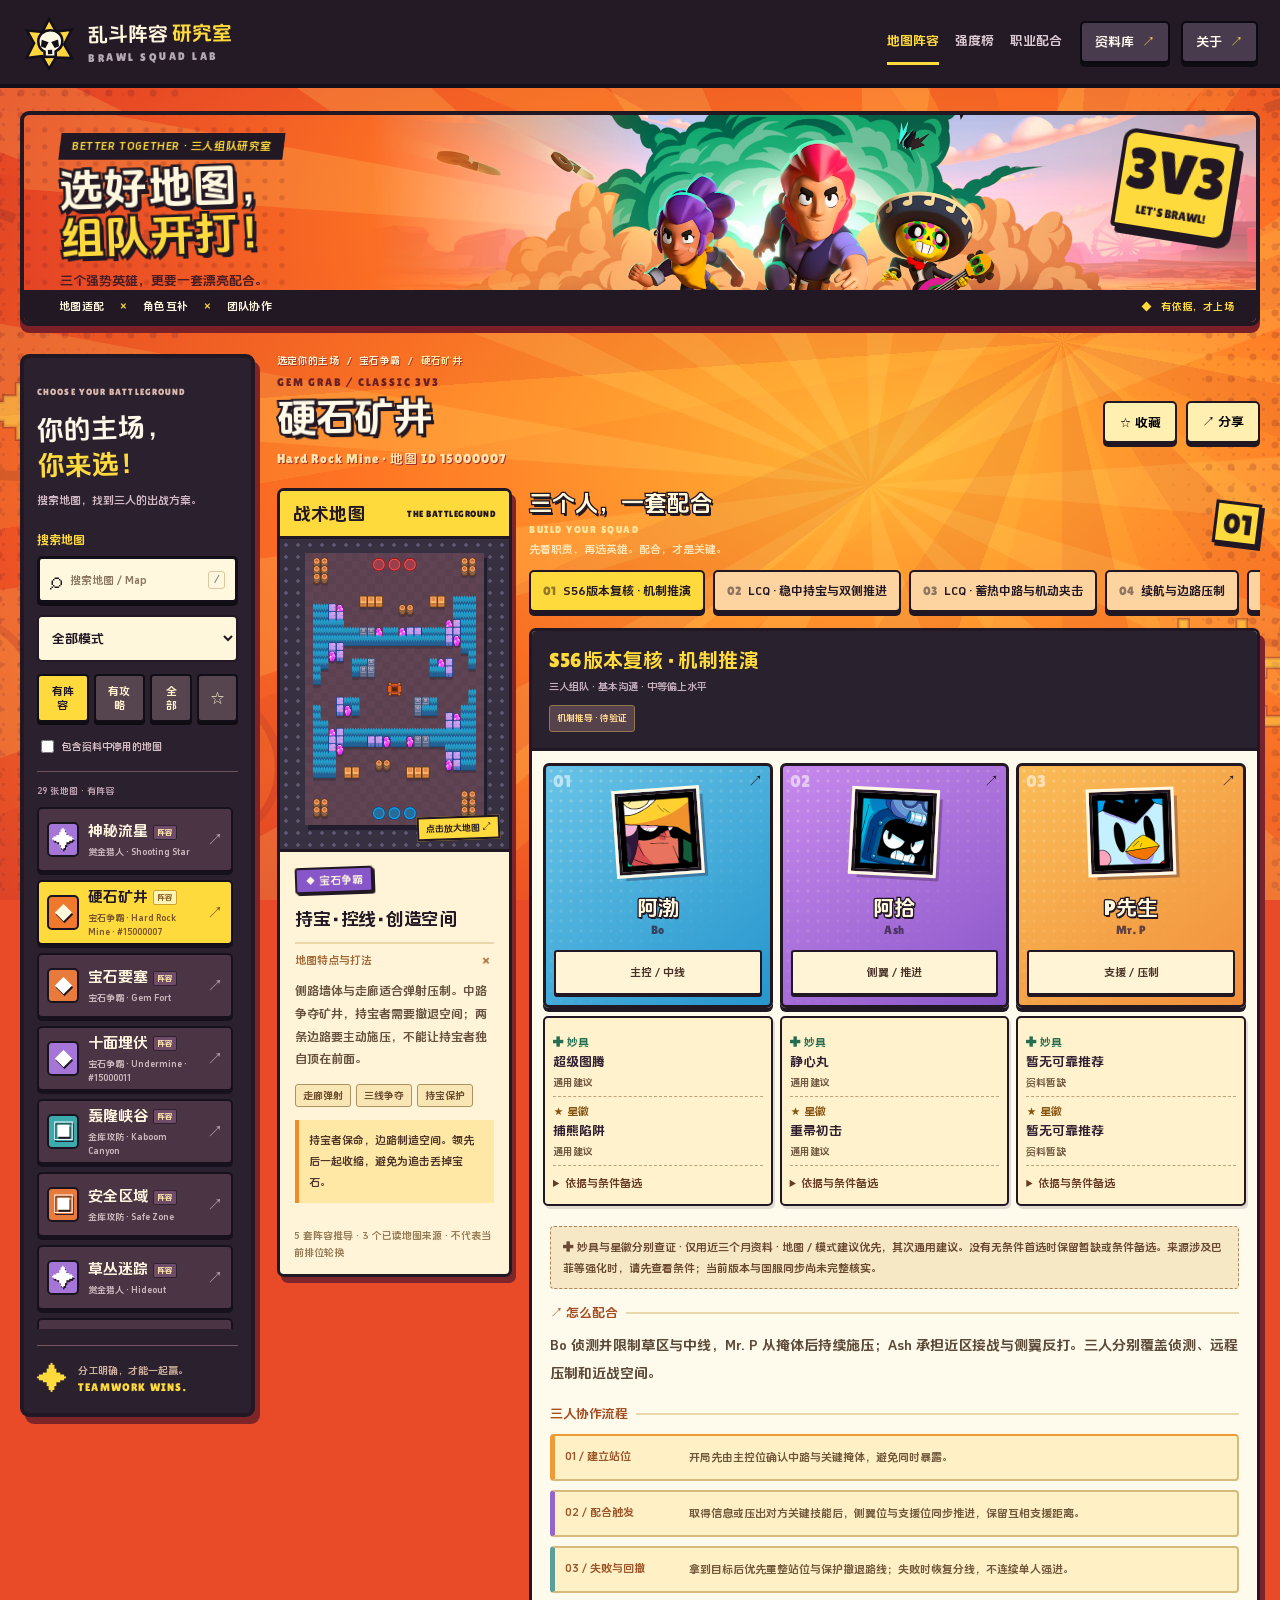
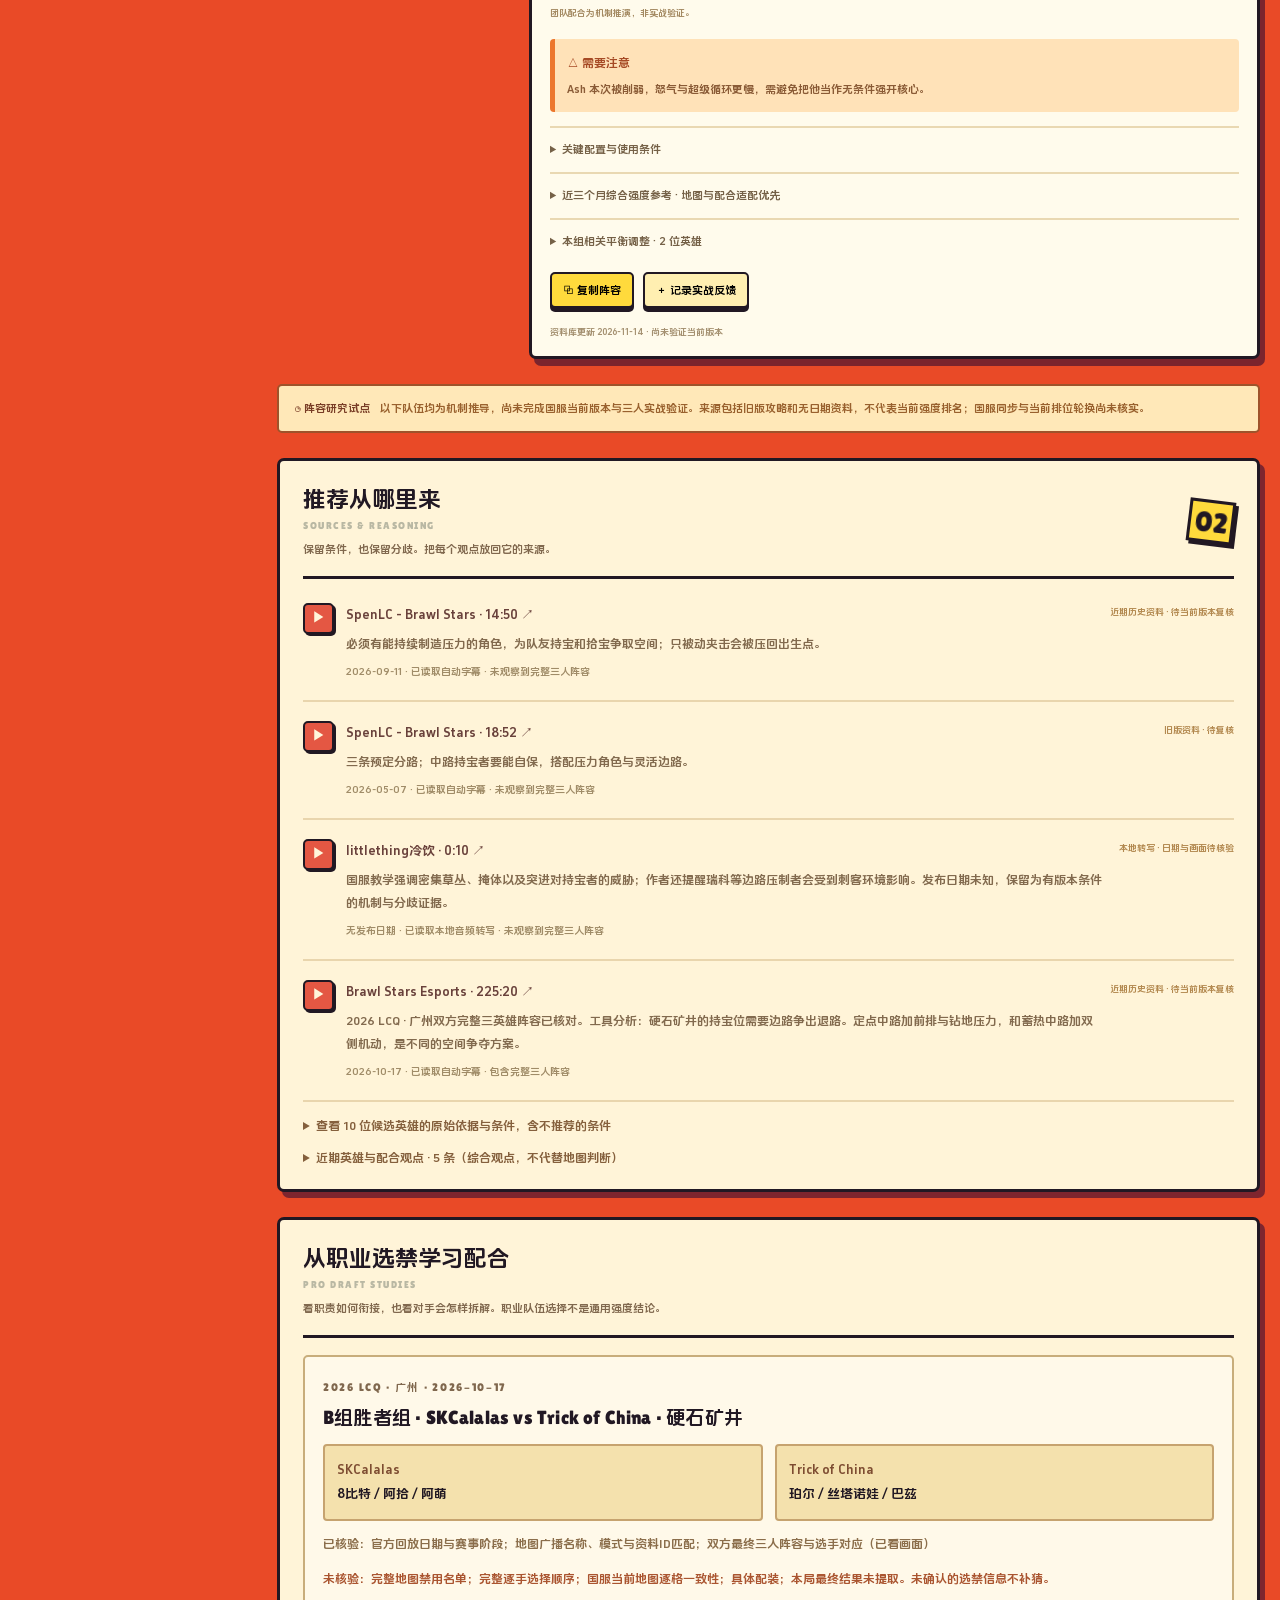
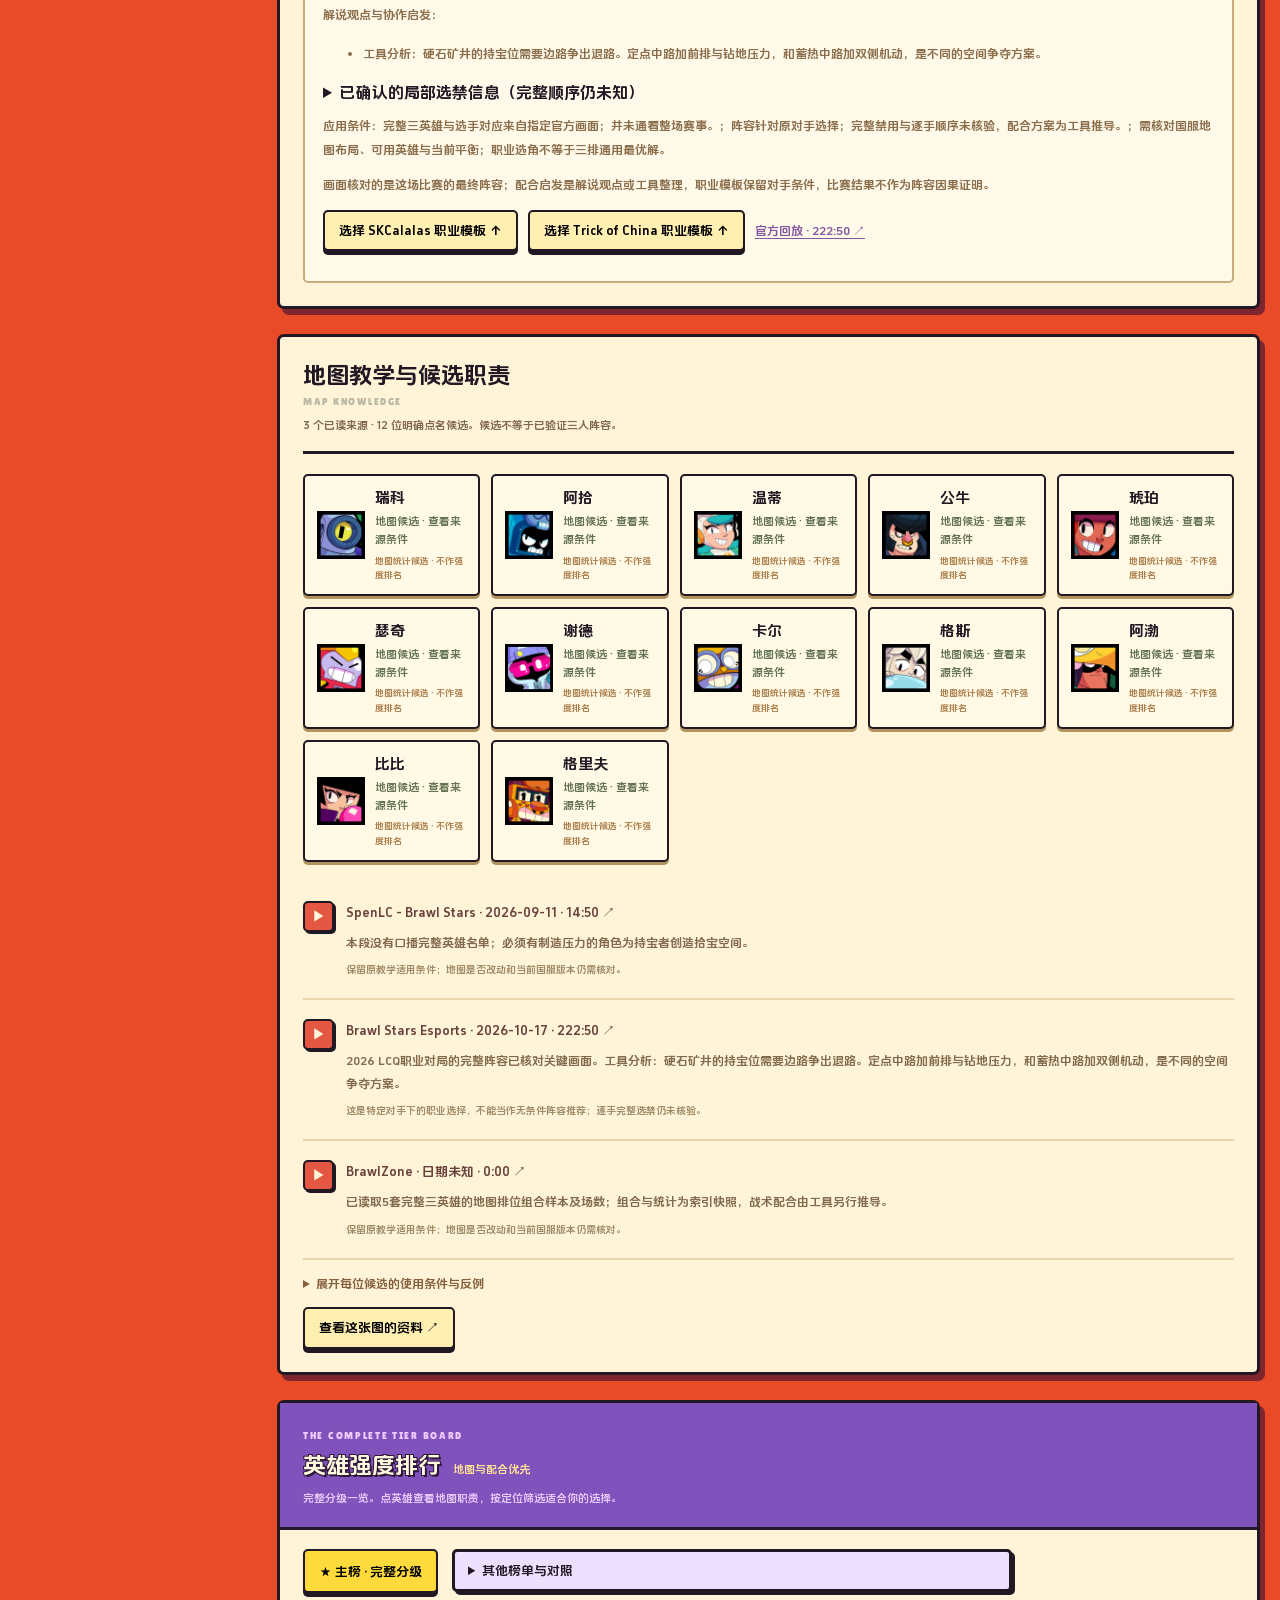
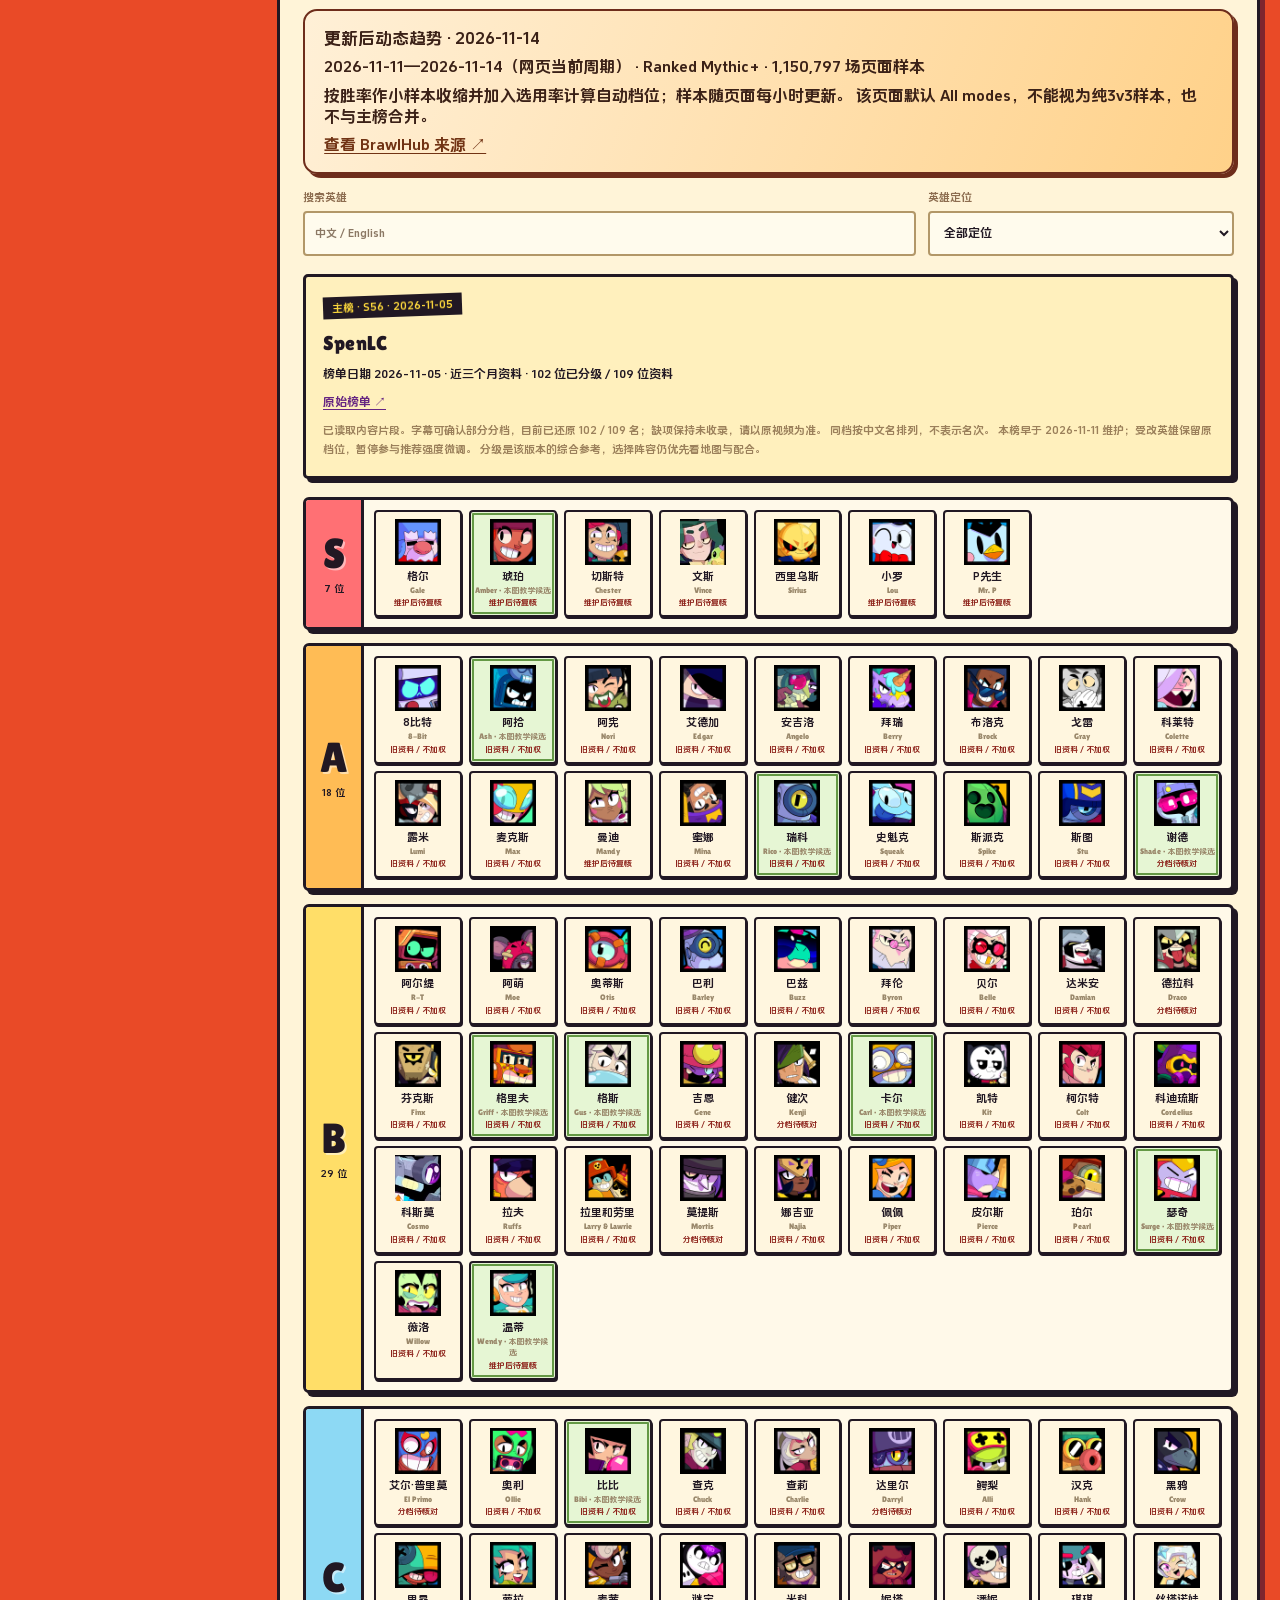
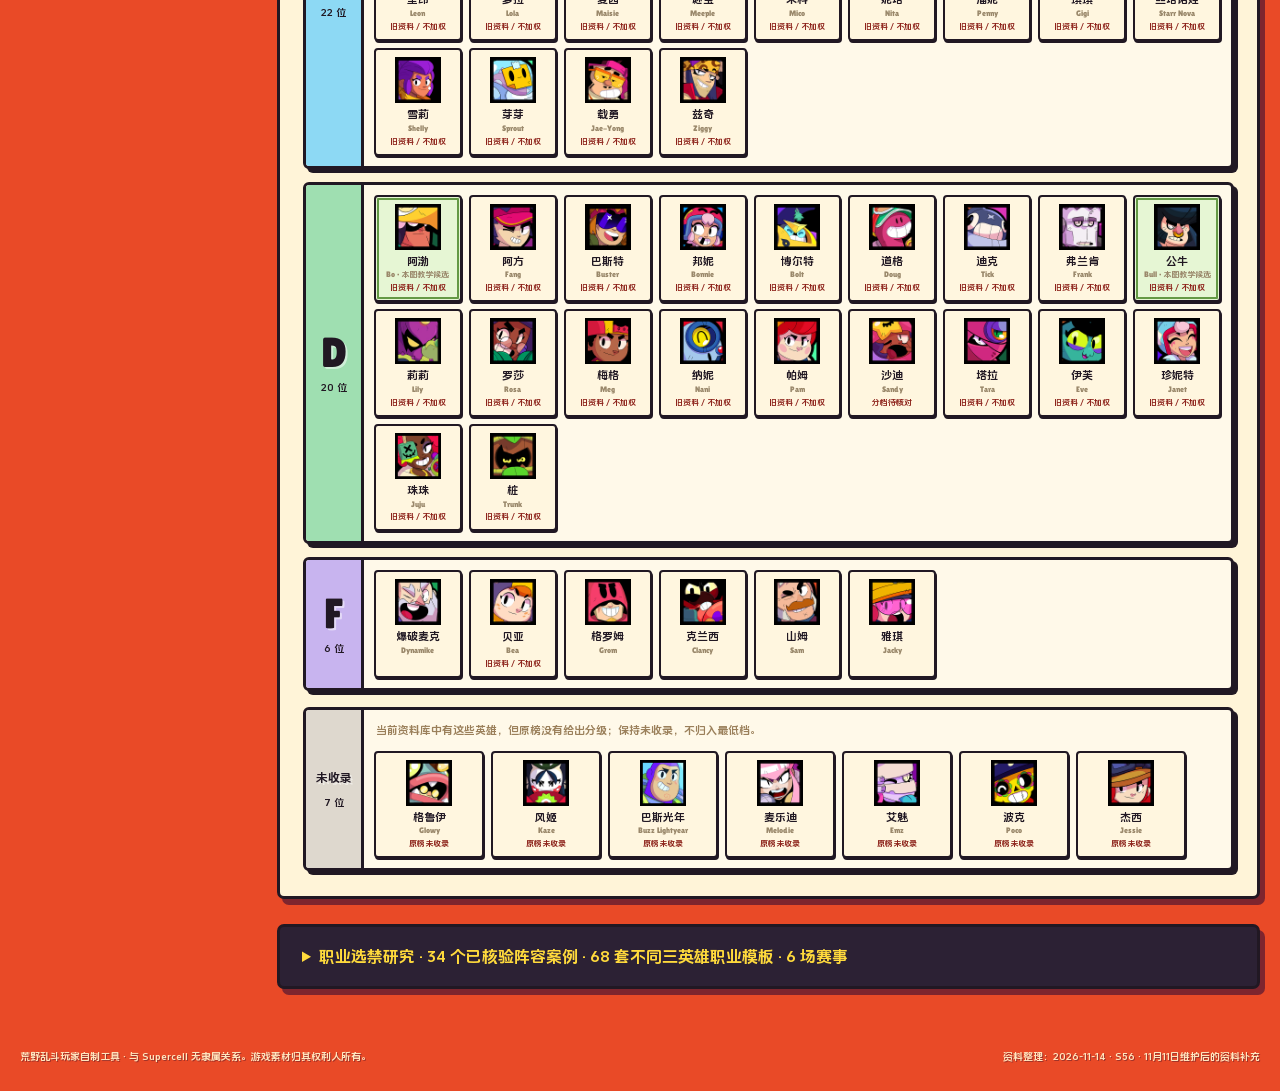
<file: index.html>
<!doctype html>
<html lang="zh-CN">
<head>
  <meta charset="UTF-8">
  <meta name="viewport" content="width=device-width, initial-scale=1, viewport-fit=cover, interactive-widget=resizes-content">
  <meta name="theme-color" content="#211721">
  <meta name="description" content="输入荒野乱斗地图，探索三人阵容、英雄分工与有来源的配合思路。">
  <title>乱斗阵容研究室 · 地图与三人配合</title>
  <link rel="preload" href="assets/fonts/DouyinSansBold.woff2" as="font" type="font/woff2" crossorigin>
  <link rel="preload" href="assets/fonts/LilitaOne-Regular.woff2" as="font" type="font/woff2" crossorigin>
  <link rel="stylesheet" href="styles.css">
  <link rel="stylesheet" href="comic.css">
</head>
<body>
  <div class="comic-backdrop" aria-hidden="true"><div class="backdrop-rays"></div><div class="backdrop-dots"></div><span class="comic-spark spark-one">✦</span><span class="comic-spark spark-two">✷</span><span class="comic-spark spark-three">✦</span></div>
  <a class="skip-link" href="#main">跳到阵容内容</a>
  <header class="topbar">
    <a class="brand" href="./" aria-label="乱斗阵容研究室首页"><span class="brand-symbol" aria-hidden="true"><svg viewBox="0 0 64 64"><path d="m32 3 8 15 18-2-9 17 9 16-19-1-8 13-8-15-18 2 9-17-8-15 18 2Z" fill="#ffd63d" stroke="#120f18" stroke-width="3"/><path d="M19 29c0-17 28-17 28 0 0 7-4 10-8 12v6H26v-6c-4-2-7-5-7-12Z" fill="#fff9e6" stroke="#120f18" stroke-width="3"/><path d="m23 27 8 3-4 7-5-2Zm19 0-8 3 4 7 5-2ZM30 39h5v5h-5Z" fill="#120f18"/></svg></span><span>乱斗阵容<span class="brand-light">研究室</span><small>BRAWL SQUAD LAB</small></span></a>
    <nav class="top-nav" aria-label="页面导航"><a href="#main" class="nav-current">地图阵容</a><a href="#rankings">强度榜</a><a href="#pro-hub">职业配合</a></nav>
    <div class="top-actions"><span class="private-note">3V3 <span>TEAM UP!</span></span><button class="quiet" id="library-button">资料库 <span aria-hidden="true">↗</span></button><button class="quiet" id="about-button">关于 <span aria-hidden="true">↗</span></button></div>
  </header>
  <section class="masthead" aria-label="三人组队阵容工具">
    <img class="masthead-art" src="assets/design/brawl-heroes-official.jpg" alt="" fetchpriority="high" width="1681" height="729">
    <div class="masthead-art-shade" aria-hidden="true"></div>
    <div class="masthead-copy"><span class="comic-kicker">BETTER TOGETHER · 三人组队研究室</span><h1>选好地图，<br><span>组队开打！</span></h1><p>三个强势英雄，更要一套漂亮配合。</p></div>
    <span class="squad-sticker" aria-hidden="true">3V3<small>LET'S BRAWL!</small></span>
    <div class="masthead-bottom"><span>地图适配 <b>×</b> 角色互补 <b>×</b> 团队协作</span><span class="live-pill"><i></i> 有依据，才上场</span></div>
  </section>
  <div class="workspace">
    <aside class="sidebar" aria-label="地图搜索">
      <div class="sidebar-intro"><span class="eyebrow">CHOOSE YOUR BATTLEGROUND</span><h2>你的主场，<span>你来选！</span></h2><p>搜索地图，找到三人的出战方案。</p></div>
      <label class="search-label" for="search">搜索地图</label>
      <div class="search-box"><span aria-hidden="true">⌕</span><input id="search" type="search" placeholder="搜索地图 / Map" aria-label="搜索地图中文名、英文名或简称" autocomplete="off" enterkeyhint="search"><kbd>/</kbd></div>
      <label class="sr-only" for="mode">按模式筛选</label><select id="mode"><option value="">全部模式</option></select>
      <div class="filter-row"><button id="pilot-toggle" class="pill active" aria-pressed="true">有阵容</button><button id="research-toggle" class="pill" aria-pressed="false">有攻略</button><button id="all-toggle" class="pill" aria-pressed="false">全部</button><button id="favorites-toggle" class="icon-button" aria-label="只看收藏" aria-pressed="false">☆</button></div>
      <label class="check"><input id="retired" type="checkbox">包含资料中停用的地图</label>
      <div class="list-heading"><span id="result-count" role="status">正在载入地图…</span><span>地图 / 模式</span></div>
      <div id="map-list" class="map-list"></div>
      <div class="sidebar-foot"><span class="small-star">✦</span><p>分工明确，才能一起赢。<br><b>TEAMWORK WINS.</b></p></div>
    </aside>
    <main id="main" tabindex="-1"><div id="content"><div class="loading"><span class="brand-symbol">✦</span><p>正在打开地图资料…</p></div></div><section id="rankings" class="ranking-section" aria-label="英雄强度排行"></section><div id="pro-hub"></div></main>
  </div>
  <footer>荒野乱斗玩家自制工具 · 与 Supercell 无隶属关系。游戏素材归其权利人所有。<span id="catalog-date"></span></footer>
  <dialog id="detail-dialog"><div id="dialog-content"></div><button id="close-dialog" class="dialog-close" aria-label="关闭详情">×</button></dialog>
  <div id="toast" role="status" aria-live="polite"></div>
  <script type="module" src="app.js?v=20261114"></script>
</body>
</html>
</file>
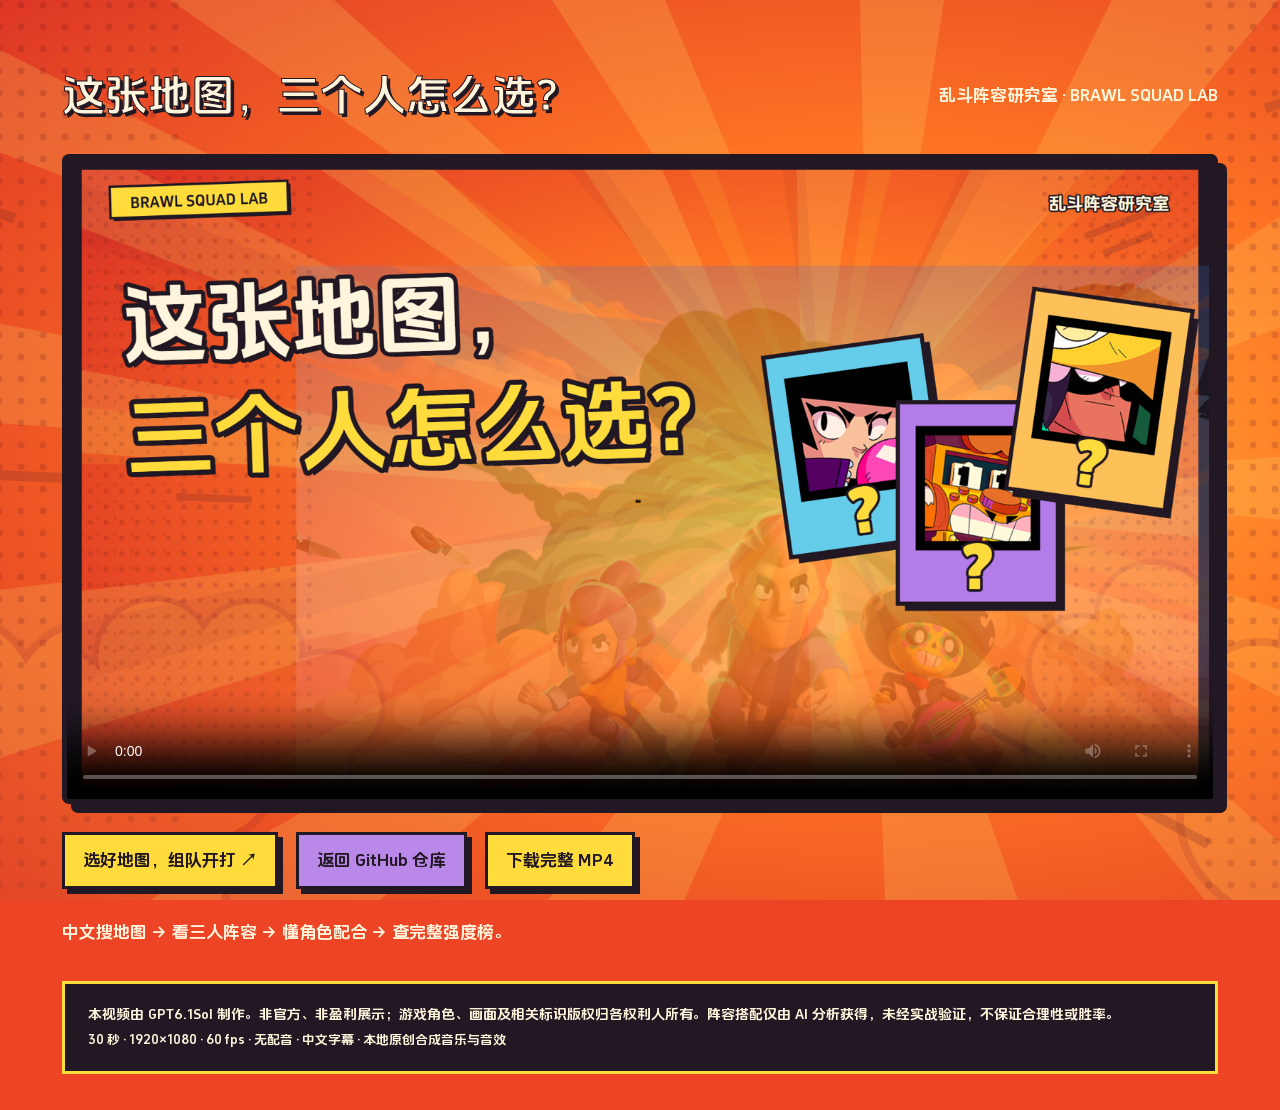
<file: showcase/watch.html>
<!doctype html>
<html lang="zh-CN">
<head><meta charset="utf-8"><meta name="viewport" content="width=device-width,initial-scale=1"><meta name="theme-color" content="#ed4425"><title>30 秒看懂乱斗阵容研究室</title>
<meta name="description" content="中文搜地图、三人阵容配合、完整英雄强度榜。观看乱斗阵容研究室的30秒漫画风宣传片。">
<style>
@font-face{font-family:ComicCN;src:url('../assets/fonts/DouyinSansBold.woff2');font-weight:700;font-display:swap}*{box-sizing:border-box}body{margin:0;color:#fff5dc;background:#ed4425 url('../assets/design/comic-burst.svg') center/cover fixed;font:700 17px/1.8 ComicCN,'Microsoft YaHei',sans-serif}main{max-width:1200px;margin:36px auto;padding:0 22px}header{display:flex;justify-content:space-between;align-items:center;gap:20px;flex-wrap:wrap}h1{font-size:clamp(25px,4vw,43px);line-height:1.4;text-shadow:3px 3px #211823;-webkit-text-stroke:1px #211823}video{display:block;width:100%;aspect-ratio:16/9;background:#211823;border:5px solid #211823;box-shadow:9px 9px #211823;border-radius:7px}a{color:inherit}nav{display:flex;gap:18px;flex-wrap:wrap;margin:28px 0}.button{display:inline-block;text-decoration:none;background:#ffdc3c;color:#211823;border:3px solid #211823;box-shadow:5px 5px #211823;padding:10px 18px}.secondary{background:#ba88e9}.note{padding:18px 23px;background:#211823;border:3px solid #ffdc3c;margin-top:34px;font-size:14px}a:focus-visible,video:focus-visible{outline:4px solid #64d9ee;outline-offset:6px}small{font-size:13px}
</style></head>
<body><main><header><h1>这张地图，三个人怎么选？</h1><span>乱斗阵容研究室 · BRAWL SQUAD LAB</span></header>
<video controls playsinline preload="metadata" poster="promo-cover.png" aria-label="30秒漫画风工具宣传片，含中文字幕"><source src="promo.mp4" type="video/mp4">浏览器无法播放，请<a href="promo.mp4">下载 MP4</a>。</video>
<nav><a class="button" href="../">选好地图，组队开打 ↗</a><a class="button secondary" href="https://github.com/aNother1332/brawlstars-helper">返回 GitHub 仓库</a><a class="button" href="promo.mp4" download>下载完整 MP4</a></nav>
<p>中文搜地图 → 看三人阵容 → 懂角色配合 → 查完整强度榜。</p>
<div class="note">本视频由 GPT6.1Sol 制作。非官方、非盈利展示；游戏角色、画面及相关标识版权归各权利人所有。阵容搭配仅由 AI 分析获得，未经实战验证，不保证合理性或胜率。<br><small>30 秒 · 1920×1080 · 60 fps · 无配音 · 中文字幕 · 本地原创合成音乐与音效</small></div>
</main></body></html>
</file>
<file: styles.css>
@charset "UTF-8";
.ranking-section{background:var(--surface);border:1px solid var(--line);border-radius:13px;padding:20px;margin-bottom:30px}.ranking-section .section-heading h3{margin-top:6px}.ranking-controls{display:grid;grid-template-columns:minmax(0,2fr) minmax(100px,1fr) minmax(90px,1fr);gap:12px}.ranking-controls label{font-size:10px;color:var(--muted);min-width:0}.ranking-controls select,.ranking-controls input{margin:7px 0 0;height:42px;border:1px solid var(--line);border-radius:7px;background:var(--paper);padding:10px;font-size:12px;width:100%}.rank-grid{display:grid;grid-template-columns:repeat(5,minmax(0,1fr));gap:8px}.rank-hero{border:1px solid var(--line);border-radius:8px;background:var(--paper);display:flex;align-items:center;gap:7px;padding:9px 7px;text-align:left;color:var(--ink);min-width:0}.rank-hero img{width:33px;height:33px;object-fit:contain;flex-shrink:0}.rank-hero strong{font-size:10px;display:block;line-height:1.6}.rank-hero small{font-size:8px;color:var(--muted);display:block;line-height:1.6;overflow-wrap:anywhere}.rank-hero em{font-size:8px;color:var(--orange);display:block;font-style:normal;line-height:1.6}.rank-hero.map-candidate{border-color:#a4b990;background:#eef3e7}.ranking-source-note{margin:13px 0}.rank-tier{display:grid;grid-template-columns:65px minmax(0,1fr);gap:12px;margin-top:15px;border-top:1px solid var(--line);padding-top:14px}.rank-tier>strong{font-size:13px;color:var(--green);overflow-wrap:anywhere}.rank-tier .rank-grid{grid-template-columns:repeat(4,minmax(0,1fr))}.ranking-all>summary{font-size:11px;color:var(--green);cursor:pointer}.ranking-comparison{display:grid;grid-template-columns:repeat(3,minmax(0,1fr));gap:9px;max-height:420px;overflow:auto;padding:3px}.ranking-comparison>div{border:1px solid var(--line);border-radius:9px;padding:7px}.ranking-comparison .rank-hero{width:100%;border:0}.ranking-comparison p{font-size:10px;line-height:1.8;color:var(--muted);margin:8px 3px}.pro-section{margin-top:30px;padding-top:24px;border-top:1px solid var(--line)}.pro-card{padding:17px;border:1px solid var(--line);background:var(--surface);border-radius:10px;margin-top:12px}.pro-card h4{font-size:14px;margin:0 0 10px}.pro-card p,.pro-card li{font-size:11px;line-height:1.9;color:#636b5a}.pro-card a{font-size:11px;color:var(--green)}.pro-sides{display:grid;grid-template-columns:1fr 1fr;gap:12px}.pro-side{padding:12px;background:var(--soft);border-radius:7px;font-size:11px;line-height:1.9}.pro-side strong{display:block}.coordination-plan{display:grid;grid-template-columns:repeat(3,minmax(0,1fr));gap:10px;margin:15px 0}.coordination-step{padding:12px;background:var(--soft);border-radius:8px}.coordination-step strong{font-size:10px;color:var(--green)}.coordination-step p{font-size:10px;margin:7px 0 0}.coordination-note{font-size:9px!important;color:var(--muted)!important}.pro-hub summary{cursor:pointer;font-size:12px;color:var(--green)}.pro-hub{margin-bottom:26px;padding:16px;border:1px solid var(--line);border-radius:10px}
@media(max-width:1200px){.rank-grid{grid-template-columns:repeat(3,minmax(0,1fr))}.rank-tier .rank-grid{grid-template-columns:repeat(3,minmax(0,1fr))}}
@media(max-width:650px){.ranking-section{padding:15px}.ranking-controls{grid-template-columns:1fr 1fr}.ranking-controls>label:first-child{grid-column:1/-1}.ranking-controls select,.ranking-controls input{font-size:16px}.rank-grid,.rank-tier .rank-grid{grid-template-columns:repeat(2,minmax(0,1fr))}.rank-tier{grid-template-columns:32px minmax(0,1fr);gap:7px}.ranking-comparison{grid-template-columns:1fr 1fr}.coordination-plan,.pro-sides{grid-template-columns:1fr}.ranking-section .section-heading h3 small{display:block;margin:5px 0}.rank-hero{padding:9px 6px}.rank-hero img{width:28px;height:28px}}
:root{--paper:#f6f5f0;--surface:#fffefa;--ink:#252722;--muted:#777b70;--line:#e4e5dc;--yellow:#f3d34b;--green:#315c4b;--soft:#eef2e9;--orange:#9b651b;font-family:Inter,"Segoe UI","Microsoft YaHei",sans-serif;color:var(--ink);background:var(--paper);font-synthesis:none}
*{box-sizing:border-box}body{margin:0}html{-webkit-tap-highlight-color:transparent;-webkit-text-size-adjust:100%;scroll-behavior:smooth}button,input,select,textarea{font:inherit}button,a,select{touch-action:manipulation}button{cursor:pointer;user-select:none}a{color:inherit}button:focus-visible,a:focus-visible,input:focus-visible,select:focus-visible,textarea:focus-visible{outline:3px solid #52836c;outline-offset:3px}button:active{transform:translateY(1px)}.sr-only{position:absolute;width:1px;height:1px;overflow:hidden;clip:rect(0,0,0,0)}.skip-link{position:fixed;left:10px;top:-60px;z-index:20;background:var(--yellow);padding:12px}.skip-link:focus{top:10px}.topbar{height:92px;border-bottom:1px solid var(--line);display:flex;align-items:center;justify-content:space-between;padding:0 4%;background:var(--paper);gap:16px}.brand{text-decoration:none;display:flex;align-items:center;gap:12px;font-size:20px;font-weight:800;letter-spacing:-.6px}.brand-symbol{display:inline-grid;place-items:center;background:var(--yellow);width:42px;height:42px;border-radius:13px;font-size:33px;line-height:1;transform:rotate(-7deg)}.brand-light{font-weight:400}.brand small{display:block;letter-spacing:2.5px;font-size:8px;margin-top:4px;font-weight:600}.top-actions{display:flex;gap:28px;align-items:center}.private-note{font-size:12px;color:#64695e}.dot{display:inline-block;width:6px;height:6px;border-radius:50%;background:#6e9266;margin-right:7px}.quiet{border:0;background:none;padding:10px 0;font-size:12px}.workspace{display:grid;grid-template-columns:300px minmax(0,1fr);max-width:1600px;margin:auto;min-height:calc(100svh - 140px)}.sidebar{padding:34px 25px 25px 30px;border-right:1px solid var(--line)}.eyebrow{font-size:9px;font-weight:700;letter-spacing:2px;color:var(--muted)}h1{font-size:28px;line-height:1.5;letter-spacing:-1.5px;margin:13px 0 10px}.yellow{color:#c3a321}.sidebar-intro>p{font-size:11px;color:var(--muted);line-height:1.8;margin-bottom:26px}.search-label{font-size:11px;font-weight:700;display:block;margin-bottom:9px}.search-box{display:flex;gap:8px;align-items:center;border:1px solid #d7d9ce;background:var(--surface);padding:0 10px;border-radius:8px}.search-box>span{font-size:24px;color:var(--muted)}input[type=search]{border:0;width:100%;min-width:0;background:none;padding:13px 0;font-size:12px;outline:none}input[type=search]::placeholder{font-size:11px;color:#909487}kbd{font-size:11px;padding:2px 4px;border:1px solid var(--line);color:#8c9084;border-radius:3px}select{width:100%;border:1px solid #d7d9ce;border-radius:8px;padding:11px;margin:9px 0 13px;background:var(--surface);font-size:12px;color:#54594d}.filter-row{display:flex;gap:6px}.pill,.icon-button{border:1px solid var(--line);border-radius:6px;background:transparent;padding:8px 12px;font-size:11px}.pill.active{background:var(--ink);color:#fff;border-color:var(--ink)}.icon-button{margin-left:auto;padding:6px 10px;font-size:17px}.icon-button[aria-pressed=true]{background:var(--yellow)}.check{font-size:10px;color:var(--muted);display:flex;gap:5px;align-items:center;margin:13px 0 22px}.check input{accent-color:var(--green)}.list-heading{display:flex;justify-content:space-between;font-size:9px;letter-spacing:.4px;color:var(--muted);margin-bottom:10px}.map-list{display:flex;flex-direction:column;gap:7px;max-height:650px;overflow:auto;padding:3px 3px 3px 0;scrollbar-width:thin}.map-item{text-align:left;display:flex;align-items:center;gap:10px;width:100%;background:transparent;border:1px solid transparent;border-radius:9px;padding:12px 10px;position:relative;color:var(--ink)}.map-item.selected{background:#ecefe3;border-color:#cdd6bd}.map-glyph{display:grid;place-items:center;width:32px;height:34px;border-radius:8px;color:var(--green);background:#e7eadd;font-size:19px;flex-shrink:0}.map-item.selected .map-glyph{background:var(--green);color:white}.map-item strong{font-size:12px;display:block;font-weight:650}.map-item small{font-size:9px;color:var(--muted);display:block;margin-top:5px}.map-item .arrow{margin-left:auto;color:#8d9582;font-size:12px}.tiny-label{display:inline-block;margin-left:5px;color:#7e7040;font-size:8px}.sidebar-foot{display:flex;gap:10px;align-items:center;color:#818574;margin-top:28px}.sidebar-foot p{font-size:10px;line-height:1.8}.small-star{font-size:26px}main{padding:34px clamp(22px,3.2vw,52px) 55px;min-width:0}.breadcrumb{color:var(--muted);font-size:10px;letter-spacing:.3px;margin:0 0 23px;display:flex;align-items:center;gap:8px}.breadcrumb span:last-child{color:var(--ink)}.map-title-row{display:flex;align-items:center;justify-content:space-between;gap:12px}.map-title-row h2{font-size:34px;letter-spacing:-1.5px;line-height:1.2;margin:8px 0}.map-title-row .en{font-size:12px;color:var(--muted);letter-spacing:.5px}.map-actions{display:flex;gap:7px}.action{background:var(--surface);border:1px solid var(--line);border-radius:8px;font-size:12px;padding:10px 13px;white-space:nowrap}.action.primary{background:var(--yellow);border-color:#dfc13b;font-weight:650}.map-overview{display:grid;grid-template-columns:minmax(180px,270px) minmax(0,1fr);gap:25px;margin-top:24px}.map-visual{background:#e8ebe0;border:1px solid #d9dece;border-radius:13px;position:relative;min-height:280px;display:flex;align-items:center;justify-content:center;overflow:hidden}.map-visual img{max-width:100%;width:100%;height:290px;object-fit:contain;padding:12px;cursor:zoom-in;filter:drop-shadow(0 6px 7px #29322224)}.map-caption{position:absolute;bottom:8px;right:9px;background:#ffffffd9;font-size:8px;padding:4px 7px;border-radius:4px}.image-fallback{padding:25px;text-align:center;color:var(--muted);font-size:12px;line-height:1.8}.map-explanation{padding:5px 0}.mode-chip{font-size:10px;display:inline-flex;gap:6px;align-items:center;background:var(--green);color:#fff;border-radius:5px;padding:6px 9px}.map-explanation h3{font-size:19px;letter-spacing:-.5px;margin:18px 0 10px}.map-explanation p{font-size:12px;line-height:1.9;color:#62685b;margin:9px 0}.tags{display:flex;flex-wrap:wrap;gap:6px;margin:15px 0}.tag{font-size:9px;border:1px solid #dce1d2;padding:5px 8px;border-radius:5px;color:#647154}.objective{border-left:2px solid #d1b735;padding-left:12px!important;color:#4f5945!important}.version-note{display:flex;gap:10px;font-size:10px;line-height:1.8;background:#f5efdc;border:1px solid #e9dec0;border-radius:8px;padding:11px 13px;margin:24px 0 28px;color:#796638}.version-note strong{white-space:nowrap}.section-heading{display:flex;align-items:end;justify-content:space-between;gap:15px;margin:0 0 15px}.section-heading h3{font-size:19px;letter-spacing:-.5px;margin:0}.section-heading h3 small{font-size:10px;color:#8a8f80;font-weight:400;margin-left:7px}.section-heading p{font-size:10px;color:var(--muted);margin:6px 0 0}.section-number{color:#8d977f;font-size:10px;letter-spacing:1.4px}.team-tabs{display:flex;gap:8px;margin:15px 0;overflow-x:auto;padding-bottom:3px}.team-tab{background:var(--surface);border:1px solid var(--line);padding:12px 17px;border-radius:8px;white-space:nowrap;font-size:11px;color:#6d7365}.team-tab.active{border-color:var(--green);color:var(--green);background:#eef2e9;font-weight:700}.team-tab span{font-size:9px;opacity:.65;margin-right:8px}.team-panel{border:1px solid #dce0d3;border-radius:13px;background:var(--surface);overflow:hidden}.team-header{padding:18px 21px 14px;display:flex;justify-content:space-between;gap:12px;align-items:center}.team-header h4{font-size:15px;margin:0}.team-header p{font-size:9px;margin:7px 0 0;color:var(--muted)}.inference-badge{border:1px solid #e6d8b5;background:#faf6e8;color:#8e753b;border-radius:4px;font-size:9px;padding:5px 7px;white-space:nowrap}.hero-grid{display:grid;grid-template-columns:repeat(3,minmax(0,1fr));padding:0 20px;gap:10px}.hero-card{position:relative;background:#f2f3eb;border-radius:9px;border:1px solid #e6e8dc;padding:17px 10px;text-align:center;min-width:0;color:var(--ink)}.hero-card img{width:70px;height:70px;object-fit:contain;filter:drop-shadow(0 3px 3px #20252025)}.hero-card .hero-placeholder{display:inline-grid;place-items:center;width:70px;height:70px;background:#dce4d2;border-radius:18px;font-size:26px;font-weight:700}.hero-card strong{display:block;font-size:13px;margin:9px 0 3px}.hero-card .hero-en{font-size:9px;color:#8a907e;display:block}.role{font-size:9px;display:inline-block;margin-top:11px;line-height:1.6;color:#506342}.hero-info-hint{position:absolute;right:9px;top:8px;color:#929b87;font-size:10px}.team-body{padding:19px 22px 20px}.detail-label{font-size:10px;font-weight:700;color:#57624e;display:flex;align-items:center;gap:8px;margin-bottom:7px}.detail-label .line{height:1px;flex:1;background:#eaecdf}.team-body p{font-size:11px;line-height:1.95;color:#636b5a;margin:0 0 16px}.risk-box{border-radius:7px;background:#f7f2e6;padding:12px 13px;margin:14px 0}.risk-box strong{font-size:10px;color:#8d6f34}.risk-box p{color:#86734c;font-size:10px;margin:5px 0 0}.team-body details{border-top:1px solid var(--line);padding:12px 0 0;margin-top:12px}.team-body summary{font-size:10px;color:#5d6951;cursor:pointer;line-height:1.8}.team-body details p{margin:10px 0;font-size:10px}.team-bottom{display:flex;gap:8px;margin-top:16px;align-items:center;flex-wrap:wrap}.team-bottom .action{font-size:10px;padding:8px 10px}.team-bottom>span{margin-left:auto;font-size:9px;color:#8a927d}.evidence-section{margin-top:33px}.source-card{display:flex;gap:13px;padding:15px 0;border-bottom:1px solid var(--line);align-items:flex-start}.source-icon{width:28px;height:28px;border-radius:7px;background:#e8eade;color:#69755b;display:grid;place-items:center;font-size:11px;flex-shrink:0}.source-body{flex:1;min-width:0}.source-body a{font-size:11px;font-weight:600;text-decoration:none;line-height:1.7}.source-body p{font-size:10px;line-height:1.85;color:var(--muted);margin:5px 0}.source-body small{font-size:9px;color:#8b917f}.source-status{font-size:8px;color:#997848;white-space:nowrap;line-height:2}.candidates{margin-top:16px}.candidates summary{font-size:11px;color:#69755c;cursor:pointer}.candidate-row{display:grid;grid-template-columns:85px 1fr;gap:10px;border-bottom:1px solid var(--line);padding:11px 0;font-size:10px;line-height:1.8}.candidate-row strong{font-size:11px}.candidate-row p{margin:0;color:#6e7764}.candidate-row a{color:var(--green);font-size:9px}.empty{border:1px dashed #cbd3bf;border-radius:12px;padding:35px 24px;background:#f0f2e9;line-height:1.9}.empty h3{font-size:18px}.empty p{font-size:12px;color:var(--muted)}.empty-list{font-size:11px;color:var(--muted);padding:20px 5px;line-height:1.9}.loading{padding:80px 20px;text-align:center;color:var(--muted);font-size:12px}.loading .brand-symbol{color:var(--ink);margin-bottom:15px}footer{max-width:1600px;margin:auto;border-top:1px solid var(--line);padding:18px 30px calc(18px + env(safe-area-inset-bottom));color:#969b8b;font-size:9px;display:flex;justify-content:space-between;gap:15px}dialog{border:1px solid var(--line);border-radius:16px;background:var(--surface);color:var(--ink);width:min(630px,calc(100% - 32px));max-height:85dvh;padding:32px;overscroll-behavior:contain}dialog::backdrop{background:#1c281f80;backdrop-filter:blur(3px)}.dialog-close{position:absolute;right:14px;top:10px;border:0;background:transparent;font-size:25px;color:#7f8973;padding:6px}.dialog-copy h2{font-size:23px;margin:5px 0 18px}.dialog-copy h3{font-size:14px;margin-top:23px}.dialog-copy p,.dialog-copy li{font-size:12px;line-height:1.95;color:#69715f}.dialog-copy ul{padding-left:20px}.dialog-copy .hero-portrait{float:right;width:95px;margin:10px}.dialog-copy .meta{font-size:10px;color:#929986}.dialog-map{display:block;width:100%;max-height:70dvh;object-fit:contain}.feedback-form label{display:block;font-size:12px;margin:15px 0 8px}.feedback-form select{font-size:16px}.feedback-form textarea{width:100%;min-height:100px;resize:vertical;border:1px solid var(--line);border-radius:8px;padding:12px;font-size:16px;background:var(--paper)}.feedback-form .action{margin-top:14px}#toast{position:fixed;bottom:28px;left:50%;transform:translateX(-50%);padding:12px 20px;background:var(--ink);color:#fff;border-radius:9px;font-size:12px;box-shadow:0 4px 25px #0002;opacity:0;pointer-events:none;z-index:30;max-width:90%;transition:opacity .15s}#toast.visible{opacity:1}.mode-overline{font-size:9px;letter-spacing:1px;color:#7b876d;margin-bottom:4px}.error-banner{padding:20px;background:#f6e9d8;border-radius:8px;line-height:1.8;font-size:12px}.back-to-pilots{margin-top:15px}.review-alert{color:#8a6437!important}.method-stat{display:grid;grid-template-columns:repeat(3,1fr);gap:8px;margin:20px 0}.method-stat div{background:var(--soft);border-radius:8px;padding:15px;text-align:center;font-size:10px}.method-stat strong{display:block;font-size:23px;margin-bottom:5px}.form-note{font-size:10px;color:var(--muted);line-height:1.8}.all-sources{margin-top:14px;font-size:10px}.map-link{border:0;background:none;padding:0;color:var(--green);text-decoration:underline;cursor:pointer}
#library-map{grid-column:1/-1}.coverage-summary{font-size:10px;color:#7a836b;line-height:1.8;margin:17px 0 -8px}.coverage-badge{font-size:8px;font-weight:500;display:inline-block;color:#6f8057;background:#e3ead7;padding:2px 4px;border-radius:3px;margin-left:5px;vertical-align:middle}.knowledge-section{margin-top:32px;padding-top:24px;border-top:1px solid var(--line)}.knowledge-candidates{display:grid;grid-template-columns:repeat(auto-fit,minmax(175px,1fr));gap:9px;margin:18px 0}.knowledge-hero{display:flex;align-items:center;gap:10px;text-align:left;padding:12px;border:1px solid var(--line);border-radius:9px;background:var(--surface);color:var(--ink)}.knowledge-hero img{width:48px;height:48px;object-fit:contain}.knowledge-hero strong{font-size:12px;display:block}.knowledge-hero small{display:block;font-size:10px;color:#657554;line-height:1.6;margin-top:5px}.knowledge-hero em{display:block;font-size:8px;font-style:normal;color:#99845b;line-height:1.6;margin-top:5px}.knowledge-source-button{margin-top:15px}.filter-row .pill{padding-left:9px;padding-right:9px}
.meta-hero{font-size:11px;display:flex;gap:7px;flex-wrap:wrap;line-height:1.8;margin:10px 0}.meta-hero strong{min-width:45px}.meta-hero a{font-size:10px;color:#607c4d;background:#edf2e5;padding:3px 7px;border-radius:4px;text-decoration:none}.meta-hero span{font-size:10px;color:var(--muted)}.library-dialog{width:min(850px,calc(100% - 32px))}.library-filters{display:grid;grid-template-columns:1fr 150px;gap:10px}.library-filters input{padding:12px;border:1px solid var(--line);border-radius:8px;font-size:16px;background:var(--paper)}.library-filters select{margin:0}.library-checks{display:flex;gap:20px}.library-checks .check{margin:13px 0;font-size:11px}.library-card{padding:18px 0;border-top:1px solid var(--line)}.library-card-top{display:flex;align-items:center;gap:10px;font-size:10px;margin-bottom:8px}.platform-label{background:#e9eddf;padding:4px 7px;border-radius:4px;color:var(--green)}.read-state{color:#929780}.read-state.read{color:#597846}.library-title{font-size:13px;font-weight:650;text-decoration:none;line-height:1.8}.library-meta{font-size:10px!important;margin:7px 0!important}.library-card summary{font-size:11px;color:var(--green);cursor:pointer;line-height:1.9}.library-claim{padding:10px 0;border-bottom:1px solid #eceee4}.library-claim a{font-size:10px;color:var(--green)}.library-claim p{font-size:12px!important;margin:5px 0!important}.library-claim small{font-size:10px;color:var(--muted);line-height:1.8}.tier-records>div{display:grid;grid-template-columns:85px 1fr;gap:12px;margin-top:12px;font-size:11px;line-height:1.8}.tier-records p{font-size:11px!important;margin:0!important}.tier-records strong{color:var(--green)}
@media(max-width:760px){.brand{font-size:15px;gap:9px}.top-actions{gap:13px}.top-actions .quiet{font-size:10px}.library-filters{grid-template-columns:1fr}.library-checks{gap:12px;flex-wrap:wrap}.library-card .library-title{font-size:13px}.tier-records>div{grid-template-columns:65px 1fr}}
@media(hover:hover) and (pointer:fine){.map-item:hover{background:#ecefe3}.action:hover{border-color:#b7c2a8}.hero-card:hover{border-color:#a9b99b;background:#e9eddf}.source-body a:hover{text-decoration:underline}.team-tab:hover{background:#eef2e9}}
@media(min-width:1550px){.sidebar{padding-left:35px}.workspace{grid-template-columns:320px minmax(0,1fr)}.map-overview{grid-template-columns:300px 1fr}.map-visual img{height:320px}}
@media(max-width:1050px){.workspace{grid-template-columns:265px minmax(0,1fr)}.sidebar{padding:26px 18px}.topbar{padding:0 25px}main{padding:28px 24px}.map-overview{grid-template-columns:190px 1fr;gap:18px}.map-title-row h2{font-size:29px}.map-actions{flex-direction:column}.map-visual img{height:250px}.hero-card img{width:58px;height:58px}.hero-grid{gap:7px;padding:0 13px}.team-header{padding:17px 15px}.map-explanation h3{font-size:16px}.map-explanation p{font-size:11px}}
@media(max-width:760px){.topbar{height:76px;padding:calc(12px + env(safe-area-inset-top)) 18px 12px}.brand{font-size:17px}.brand-symbol{width:35px;height:35px;font-size:28px}.brand small{font-size:7px}.private-note{display:none}.top-actions{gap:10px}.quiet{font-size:11px}.workspace{display:block}.sidebar{border-right:0;border-bottom:1px solid var(--line);padding:22px 18px 17px}.sidebar-intro{display:none}.search-label{display:none}.search-box{padding:0 12px}input[type=search]{font-size:16px;padding:13px 0}input[type=search]::placeholder{font-size:13px}select{font-size:16px;padding:12px}.check{margin:12px 0;font-size:11px}.list-heading{margin:14px 0 7px}.map-list{flex-direction:row;overflow-x:auto;max-height:none;padding-bottom:4px;scroll-snap-type:x proximity}.map-item{min-width:178px;max-width:210px;padding:11px 10px;scroll-snap-align:start;background:#f0f1e8;border-color:var(--line);min-height:65px}.map-item small{line-height:1.5}.map-item .arrow{display:none}.map-item strong{font-size:12px}.sidebar-foot{display:none}.filter-row .pill{font-size:12px;padding:10px 15px}.icon-button{min-width:44px}.breadcrumb{margin-bottom:15px;font-size:10px}main{padding:24px 18px 35px}.map-title-row h2{font-size:30px}.map-actions{flex-direction:row}.map-actions .action{font-size:11px;padding:10px}.map-overview{grid-template-columns:minmax(130px,42%) 1fr;gap:16px;margin-top:20px}.map-visual{min-height:220px}.map-visual img{height:230px;padding:7px}.map-explanation{padding:0}.map-explanation h3{font-size:15px;margin:12px 0 7px}.map-explanation p{font-size:11px;line-height:1.8}.tags{margin:10px 0;gap:4px}.tag{font-size:8px;padding:4px 5px}.objective{font-size:10px!important}.mode-chip{font-size:9px}.version-note{font-size:10px;margin:20px 0 24px;display:block}.version-note strong{display:block;margin-bottom:3px}.section-heading h3{font-size:18px}.section-heading h3 small{display:block;margin:5px 0 0}.section-number{font-size:9px}.team-tab{padding:12px;font-size:11px}.team-header{padding:16px 14px;align-items:start}.team-header h4{font-size:14px}.hero-grid{padding:0 12px;gap:7px}.hero-card{padding:13px 5px}.hero-card img{width:62px;height:62px}.hero-card strong{font-size:13px}.role{font-size:9px;min-height:29px;display:grid;place-items:center}.team-body{padding:17px 15px}.team-body p{font-size:12px;line-height:1.95}.team-body details p{font-size:11px}.risk-box p{font-size:11px}.team-bottom>span{width:100%;margin:3px 0 0}.source-status{display:none}.source-body a{font-size:12px}.source-body p{font-size:11px}.source-body small{font-size:10px}.candidate-row{grid-template-columns:65px 1fr;font-size:11px}.candidate-row a{font-size:10px}.evidence-section{margin-top:28px}footer{padding:17px 18px calc(17px + env(safe-area-inset-bottom));display:block;line-height:1.9}footer span{display:block}dialog{padding:25px 20px}.dialog-copy p,.dialog-copy li{font-size:13px}}
@media(max-width:390px){.map-overview{grid-template-columns:1fr}.map-visual img{height:280px}.map-visual{min-height:280px}.map-title-row h2{font-size:27px}.map-actions{flex-direction:column}.map-explanation h3{margin-top:14px}.map-explanation p{font-size:12px}.tags .tag{font-size:10px}.hero-card img{width:54px;height:54px}.hero-card strong{font-size:12px}}
@media(prefers-reduced-motion:reduce){html{scroll-behavior:auto}*,*::before,*::after{transition:none!important;animation:none!important}}

.team-evidence{display:grid;grid-template-columns:auto 1fr;gap:5px 12px;align-items:baseline;margin:0 0 20px;padding:12px 14px;border:1px solid #d9dfcc;border-radius:9px;background:#f3f5eb;color:#475342}.team-evidence strong{font-size:11px}.team-evidence span{font-size:12px;font-weight:750;color:#26382d}.team-evidence small{grid-column:1/-1;font-size:10px;line-height:1.65;color:#6d7568}@media(max-width:560px){.team-evidence{grid-template-columns:1fr;gap:4px}.team-evidence small{grid-column:auto}}

.ranking-trend{margin:1rem 0;padding:1rem 1.2rem;border:2px solid #6e2d1b;border-radius:14px;background:linear-gradient(110deg,#fff0d7,#ffd189);box-shadow:4px 4px 0 #6e2d1b;color:#3b2117}.ranking-trend strong{font-size:1.05rem}.ranking-trend p{margin:.45rem 0;font-weight:600}.ranking-trend a{font-weight:800;color:#713314}
</file>
<file: comic.css>
@charset "UTF-8";
@font-face{font-family:"Douyin Sans";src:url("assets/fonts/DouyinSansBold.woff2") format("woff2");font-weight:700;font-display:swap}
@font-face{font-family:"Lilita One";src:url("assets/fonts/LilitaOne-Regular.woff2") format("woff2");font-weight:400 900;font-display:swap}
:root{--paper:#fff4d8;--surface:#fffbec;--ink:#211823;--muted:#80684e;--line:#dec89f;--yellow:#ffda3c;--green:#427670;--soft:#f8e8bc;--orange:#b65727;--display:"Lilita One","Douyin Sans","Microsoft YaHei",sans-serif;--body:"Douyin Sans","Microsoft YaHei",sans-serif;--ease-out:cubic-bezier(.23,1,.32,1);font-family:var(--body,"Douyin Sans",sans-serif);font-weight:700;color:var(--ink);background:#e94a27;font-synthesis:none}
body{isolation:isolate}html{scroll-padding-top:20px}button,input,select,textarea{font:inherit}p{overflow-wrap:anywhere}h1,h2,h3,h4{font-family:var(--display);letter-spacing:.01em}button{transition:transform 120ms var(--ease-out),box-shadow 120ms var(--ease-out),background-color 120ms ease}button:active{transform:translateY(3px);box-shadow:0 1px 0 var(--ink)!important}button:focus-visible,a:focus-visible,input:focus-visible,select:focus-visible,textarea:focus-visible,summary:focus-visible{outline:4px solid #28dcf3;outline-offset:4px}a{text-underline-offset:3px}summary{touch-action:manipulation}.skip-link{border:3px solid var(--ink);box-shadow:4px 4px var(--ink);z-index:60}
/* Original scenery: the reading panels stay still while decorative layers drift. */
.comic-backdrop{position:fixed;inset:0;z-index:-2;overflow:hidden;pointer-events:none;background:#e94a27 url("assets/design/comic-burst.svg") center top/cover no-repeat}.backdrop-rays{position:absolute;inset:-25%;background:repeating-conic-gradient(from 15deg at 72% 42%,#ffb82e00 0deg 14deg,#ffcf4323 14deg 20deg,#ae222115 20deg 33deg);animation:backdrop-sway 24s ease-in-out infinite alternate}.backdrop-dots{position:absolute;inset:-12%;background:radial-gradient(circle,#55142640 1.7px,transparent 2px) 0 0/15px 15px;mask-image:linear-gradient(90deg,#000,transparent 20% 80%,#000);animation:smoke-drift 18s ease-in-out infinite alternate}.comic-spark{position:absolute;font:100px var(--display);color:#ffda4980;-webkit-text-stroke:3px #72222d60;paint-order:stroke fill;animation:sticker-float 9s ease-in-out infinite alternate}.spark-one{left:-15px;top:40%}.spark-two{right:-15px;top:68%;font-size:155px;animation-delay:-3s}.spark-three{right:3%;top:12%;font-size:75px;animation-delay:-5s}
@keyframes backdrop-sway{from{transform:rotate(-4deg) scale(1.03)}to{transform:rotate(5deg) scale(1.08)}}@keyframes smoke-drift{from{transform:translate3d(-10px,-8px,0)}to{transform:translate3d(12px,12px,0)}}@keyframes sticker-float{from{transform:translateY(-8px) rotate(-8deg)}to{transform:translateY(10px) rotate(7deg)}}
/* Brand and official character artwork */
.topbar{height:88px;padding:10px max(24px,calc((100vw - 1490px)/2));gap:28px;background:#231a25;color:#fff4dd;border-bottom:4px solid #120f18;position:relative;z-index:3}.brand{font:23px/1.2 var(--display);gap:11px;letter-spacing:0;transform:rotate(-1deg);flex-shrink:0}.brand-symbol{width:55px;height:55px;background:none;transform:none;border-radius:0;color:var(--yellow)}.brand-symbol svg{width:100%;height:100%}.brand-light{color:var(--yellow);font-weight:700;margin-left:4px}.brand small{font:11px var(--display);letter-spacing:2.5px;color:#b7a8b7;margin-top:5px}.top-nav{display:flex;gap:22px;margin-left:auto;align-items:center}.top-nav a{font-size:15px;white-space:nowrap;text-decoration:none;padding:13px 0;color:#dbc9d4;border-bottom:3px solid transparent}.top-nav .nav-current{color:var(--yellow);border-color:var(--yellow)}.top-actions{gap:11px}.private-note{font:23px/1 var(--display);color:var(--yellow)}.private-note span{font-size:9px;display:block;letter-spacing:1px;color:#c5a8b6;margin-top:4px}.quiet{border:2px solid #0c0910;background:#483b4e;color:#fff9ec;box-shadow:0 4px 0 #0e0b13;padding:10px 13px;border-radius:5px;font-size:13px;white-space:nowrap}.quiet span{color:var(--yellow);margin-left:5px}
.masthead{height:248px;max-width:1496px;margin:23px auto 28px;border:4px solid var(--ink);border-radius:9px;background:#f76724 url("assets/design/comic-burst.svg") center/cover;box-shadow:0 7px 0 #7c2028;position:relative;overflow:hidden}.masthead-art{position:absolute;height:100%;width:72%;right:0;top:0;object-fit:cover;object-position:center 58%;mask-image:linear-gradient(90deg,transparent,#000 32%);filter:saturate(1.17)}.masthead-art-shade{position:absolute;inset:0;background:linear-gradient(90deg,transparent 54%,#ee58210b 78%,#f7722740)}.masthead-copy{position:relative;z-index:1;padding:22px 36px;max-width:590px}.comic-kicker{display:inline-block;background:var(--ink);color:var(--yellow);border:2px solid var(--ink);padding:4px 10px;font-size:11px;letter-spacing:.6px;transform:skew(-7deg)}.masthead h1{font-size:49px;line-height:1.09;margin:10px 0 7px;color:#fff8df;-webkit-text-stroke:5px var(--ink);paint-order:stroke fill;text-shadow:4px 5px 0 var(--ink);transform:rotate(-2deg);transform-origin:left}.masthead h1 span{color:var(--yellow)}.masthead-copy p{font-size:13px;margin:12px 0;color:#491c22}.squad-sticker{position:absolute;right:23px;top:20px;z-index:2;display:grid;place-items:center;width:116px;height:100px;background:var(--yellow);border:4px solid var(--ink);border-radius:13px 4px 13px 4px;box-shadow:5px 6px 0 var(--ink);font:58px/.85 var(--display);transform:rotate(9deg)}.squad-sticker small{font-size:12px;margin-top:-9px}.masthead-bottom{position:absolute;bottom:0;left:0;right:0;height:32px;padding:0 22px 0 35px;background:var(--ink);color:#fff4dd;display:flex;align-items:center;justify-content:space-between;font-size:11px;letter-spacing:.4px;z-index:2}.masthead-bottom b{color:var(--yellow);padding:0 12px}.live-pill{color:var(--yellow);font-size:10px}.live-pill i{width:7px;height:7px;background:var(--yellow);display:inline-block;transform:rotate(45deg);margin-right:8px}
/* Dark game-like map picker */
.workspace{grid-template-columns:258px minmax(0,1fr);gap:26px;max-width:1536px;padding:0 20px;align-items:start}.sidebar{position:sticky;top:18px;min-width:0;background:#2b202d;color:#fff3d7;border:4px solid var(--ink);border-radius:9px;box-shadow:5px 7px 0 #7e252a;padding:21px 17px 14px}.sidebar-intro .eyebrow{color:#dbb9ad;font-size:9px;letter-spacing:1.1px}.sidebar-intro h2{font-size:27px;line-height:1.35;margin:9px 0;color:#fff8e9;transform:rotate(-2deg)}.sidebar-intro h2 span{display:block;color:var(--yellow)}.sidebar-intro>p{font-size:11px;color:#cfb7c3;line-height:1.6;margin:10px 0 23px}.search-label{font-size:12px;color:var(--yellow);margin-bottom:8px}.search-box{border:3px solid #120f18;background:#fff8df;box-shadow:0 3px 0 #100c14;border-radius:5px;padding:0 10px;color:var(--ink)}.search-box>span{color:var(--ink)}input[type=search]{font-size:13px;padding:12px 0}input[type=search]::placeholder{font-size:11px;color:#8b7864}select{padding:12px 9px;border:2px solid var(--ink);background:#fff7dc;border-radius:5px;font-size:13px;color:var(--ink)}.sidebar>select{margin:12px 0}.filter-row{gap:5px}.pill,.icon-button{border:2px solid #110e17;background:#56444f;color:#fff0cd;border-radius:4px;box-shadow:0 3px 0 #100c14}.pill.active,.icon-button[aria-pressed=true]{background:var(--yellow);color:var(--ink);border-color:#110e17}.sidebar .check{color:#d3bbc3;font-size:10px;margin:15px 0}.check input{accent-color:#ef6528}.list-heading{font-size:9px;color:#bca0ae;border-top:1px solid #71535e;padding-top:13px;margin-bottom:10px}.list-heading>span:last-child{display:none}.map-list{gap:8px;max-height:min(620px,58dvh);padding:0 5px 6px 0;scrollbar-color:#9b6c4e #30232e;overscroll-behavior:contain}.map-item{min-height:65px;border:2px solid #17111e;border-radius:5px;background:#4b3545;color:#fff5df;box-shadow:0 3px 0 #17111e;padding:10px 8px;gap:9px}.map-glyph{width:32px;height:35px;border:2px solid #1a1420;border-radius:5px;background:#a576d7;color:#fff;font-size:23px;flex-shrink:0;text-shadow:1px 2px var(--ink)}.map-item:nth-child(3n+2) .map-glyph{background:#3caaac}.map-item:nth-child(3n) .map-glyph{background:#e87a3c}.map-item strong{font:15px/1.4 var(--display)}.map-item small{font-size:9px;line-height:1.65;color:#cdb8be;margin-top:4px}.map-item .arrow{font-size:16px;color:#bca8af}.map-item.selected{background:var(--yellow);color:var(--ink);border-color:#140e1a}.map-item.selected small{color:#765529}.map-item.selected .map-glyph{background:#f0792e;color:#fff8dd}.map-item.selected .arrow{color:#7c4c23}.coverage-badge,.tiny-label{font-size:8px;background:#6f4c68;color:#ffe8a9;border:1px solid #302032;padding:1px 3px;border-radius:2px}.selected .coverage-badge{background:#fff4b5;color:#886027;border-color:#cda32a}.sidebar-foot{border-top:1px solid #76565e;margin-top:16px;padding-top:13px;color:#cdb09d}.small-star{font-size:31px;color:var(--yellow)}.sidebar-foot p{font-size:10px;line-height:1.7;margin:0}.sidebar-foot b{font:11px var(--display);color:var(--yellow);letter-spacing:1.2px}
/* A tactical map beside a three-brawler squad */
main{padding:0 0 35px}.breadcrumb{font-size:10px;color:#fff2ce;margin:0 0 9px;text-shadow:1px 1px #a83827}.breadcrumb span:last-child{color:#ffeda1}.map-title-row{margin-bottom:20px}.mode-overline{font:11px var(--display);letter-spacing:1.8px;color:#6b2024}.map-title-row h2{font-size:40px;margin:6px 0 5px;color:#fff9e7;-webkit-text-stroke:4px var(--ink);paint-order:stroke fill;text-shadow:3px 4px 0 var(--ink);transform:rotate(-1deg);transform-origin:left}.map-title-row .en{font:13px var(--display);letter-spacing:1px;color:#ffe4ac;text-shadow:1px 1px #a1312a}.map-actions{gap:9px;flex-direction:row}.action{border:2px solid var(--ink);border-radius:5px;background:#ffefb1;box-shadow:0 4px 0 var(--ink);font-size:13px;padding:10px 14px}.action.primary,#copy-team,.action[aria-pressed=true]{background:var(--yellow);border-color:var(--ink)}.battle-stage{display:grid;grid-template-columns:minmax(220px,270px) minmax(0,1fr);gap:20px;align-items:start}.map-overview{display:block;min-width:0;margin:0;overflow:hidden;background:var(--paper);border:3px solid var(--ink);border-radius:7px;box-shadow:4px 6px 0 #7d272d}.map-card-label{display:flex;align-items:center;justify-content:space-between;gap:5px;padding:11px 13px;background:var(--yellow);border-bottom:3px solid var(--ink);font-size:18px}.map-card-label small{font:9px var(--display);letter-spacing:.5px}.map-visual{min-height:265px;border:0;border-bottom:3px solid var(--ink);border-radius:0;background:radial-gradient(circle,#605674 1.5px,transparent 2px) 0 0/12px 12px,#363040}.map-visual img{height:310px;padding:14px 12px 24px;filter:drop-shadow(3px 5px 0 #100c1980)}.map-caption{bottom:9px;right:9px;background:var(--yellow);color:var(--ink);border:2px solid var(--ink);padding:4px 7px;font-size:9px;border-radius:0;transform:rotate(-2deg)}.map-explanation{padding:15px 15px 6px}.mode-chip{background:#8757c9;color:#fff6e0;border:2px solid var(--ink);border-radius:3px;padding:4px 8px;font-size:11px;box-shadow:2px 2px 0 var(--ink);transform:rotate(-2deg)}.map-explanation h3{font-size:18px;line-height:1.45;margin:13px 0 10px}.map-explanation p{font-size:12px;line-height:1.9;color:#675340}.tags{gap:5px;margin:13px 0}.tag{border:1.5px solid #ae9160;background:#f8e6b4;padding:4px 7px;font-size:10px;border-radius:3px;color:#6c4b2e}.map-explanation .objective{padding:10px!important;border-left:4px solid #f28b26;background:#ffe8a6;color:#4f382b!important;font-size:11px}.coverage-summary{font-size:10px;line-height:1.7;color:#977d55;padding:9px 14px 13px;margin:0}.section-heading{align-items:center;margin-bottom:15px}.section-heading h3{font-size:25px;letter-spacing:0}.section-heading h3 small{display:block;font:10px var(--display);letter-spacing:1.5px;margin:6px 0 0;opacity:.6}.section-heading p{font-size:11px;line-height:1.7;margin-top:9px}.section-number{display:grid;place-items:center;flex-shrink:0;width:46px;height:43px;font:28px var(--display);background:var(--yellow);color:var(--ink);border:3px solid var(--ink);box-shadow:3px 3px 0 var(--ink);transform:rotate(7deg);letter-spacing:0}.squads-section{min-width:0}.squads-section>.section-heading h3{color:#fff8db;-webkit-text-stroke:2.5px var(--ink);paint-order:stroke fill;text-shadow:2px 3px 0 var(--ink)}.squads-section>.section-heading h3 small{color:#ffe59e;-webkit-text-stroke:0;text-shadow:none;opacity:1}.squads-section>.section-heading p{color:#ffe5b6}.team-tabs{gap:8px;padding:0 4px 7px 0;margin:0 0 9px;scrollbar-width:thin}.team-tab{font-size:12px;border:2px solid var(--ink);border-radius:5px;background:#fdd3a0;box-shadow:0 4px 0 var(--ink);padding:11px 12px;color:var(--ink)}.team-tab.active{background:var(--yellow);border-color:var(--ink);color:var(--ink)}.team-tab span{font:12px var(--display);margin-right:7px;opacity:.5}.team-panel{border:3px solid var(--ink);border-radius:7px;box-shadow:5px 7px 0 #7c242d}.team-header{background:#29212e;color:#fff4d5;padding:16px 17px;border-bottom:3px solid var(--ink)}.team-header h4{font-size:20px;color:var(--yellow)}.team-header p{font-size:10px;color:#c6afbc}.inference-badge{font-size:9px;background:#55424a;border:1px solid #937752;color:#ffda93;border-radius:3px;line-height:1.7}.hero-grid{gap:10px;padding:15px 15px 0}.hero-card{isolation:isolate;overflow:hidden;border:3px solid var(--ink);border-radius:6px;background:linear-gradient(140deg,#68c3e7,#2696cd);box-shadow:0 4px 0 #201924;padding:21px 8px 10px;transition:transform 120ms var(--ease-out),box-shadow 120ms var(--ease-out)}.hero-card:nth-child(2){background:linear-gradient(140deg,#c789ed,#8a56c7)}.hero-card:nth-child(3){background:linear-gradient(140deg,#fabc57,#f1903c)}.hero-card::before{content:"";position:absolute;inset:0;z-index:-1;background:radial-gradient(circle,#fff5db4d 1.3px,transparent 1.8px) 0 0/10px 10px;mask-image:linear-gradient(145deg,#000,transparent 75%)}.hero-card::after{content:"01";position:absolute;left:7px;top:5px;color:#ffffff8c;font:17px var(--display)}.hero-card:nth-child(2)::after{content:"02"}.hero-card:nth-child(3)::after{content:"03"}.hero-card img{width:100px;height:100px;border:3px solid var(--ink);outline:3px solid #fff8e4;box-shadow:6px 6px 0 #2a193b55;transform:rotate(-4deg);filter:none;background:#fff5dd;margin:9px 0 8px}.hero-card:nth-child(2) img{transform:rotate(3deg)}.hero-card:nth-child(3) img{transform:rotate(-2deg)}.hero-card strong{font:23px/1.3 var(--display);color:#fff7de;-webkit-text-stroke:2.5px var(--ink);paint-order:stroke fill;text-shadow:1px 2px 0 var(--ink);margin:9px 0 1px}.hero-card .hero-en{font:12px var(--display);color:#34223c;opacity:.75;letter-spacing:.5px}.hero-info-hint{top:5px;right:7px;font-size:15px;color:#251a25}.role{display:grid;place-items:center;margin-top:13px;padding:6px 4px;min-height:45px;font-size:11px;line-height:1.55;border:2px solid var(--ink);border-radius:3px;background:#fff5d6;box-shadow:0 2px 0 #221725;color:#493329}.hero-card .hero-placeholder{width:100px;height:100px;border:3px solid var(--ink);background:#fff4d6;font-size:43px;border-radius:0}.team-body{padding:20px 18px 16px}.detail-label{font-size:13px;margin-bottom:10px;color:#a34d20}.detail-label .line{height:2px;background:#ead8ad}.team-body p{font-size:13px;line-height:1.95;margin-bottom:18px;color:#5d4938}.coordination-plan{gap:9px;margin:12px 0}.coordination-step{border:2px solid #d5ba7b;border-top:5px solid #ee9a35;background:#fff0c6;border-radius:4px;padding:11px 10px}.coordination-step:nth-child(2){border-top-color:#9466c8}.coordination-step:nth-child(3){border-top-color:#5b9f9d}.coordination-step strong{font-size:11px;color:#9b5529;line-height:1.65}.coordination-step p{font-size:11px;line-height:1.9;margin:8px 0 0;color:#71583b}.coordination-note{font-size:9px!important;color:#a48a62!important;line-height:1.8!important}.risk-box{background:#ffe2b8;border-left:5px solid #ec762c;border-radius:4px;padding:12px}.risk-box strong{font-size:12px;color:#a64a25}.risk-box p{font-size:11px;color:#8a5b36;margin:7px 0 0}.team-body details{border-top:2px solid #e9d8b2;padding-top:12px}.team-body summary{font-size:11px;color:#756147}.team-body details p{font-size:12px}.team-bottom{gap:9px;margin-top:20px}.team-bottom .action{font-size:11px;padding:9px 11px}.team-bottom>span{font-size:9px;line-height:1.8;color:#a49070;flex-basis:100%;margin:7px 0 0}.team-evidence{display:grid;grid-template-columns:1fr;gap:5px;border:2px solid #9cbd9d;background:#edf1d5;padding:11px 13px}.team-evidence strong{font-size:12px;color:#38714c}.team-evidence span{font:17px var(--display);color:#28533e}.team-evidence small{font-size:10px;line-height:1.7;color:#6d8263}.version-note{font-size:11px;line-height:1.9;background:#ffe8b8;border:2px solid #9e532b;border-radius:5px;padding:12px 16px;margin:25px 0;color:#99612e}.version-note strong{color:#793d26}
/* Source panels and the secondary meta / pro areas */
.evidence-section,.knowledge-section,.pro-section,.ranking-section,.pro-hub{margin:25px 0 0;border:3px solid var(--ink);border-radius:7px;padding:23px;background:var(--paper);box-shadow:5px 6px 0 #7e252e;min-width:0}.evidence-section>.section-heading,.knowledge-section>.section-heading,.pro-section>.section-heading{border-bottom:3px solid var(--ink);padding-bottom:17px;margin-bottom:5px}.source-card{gap:12px;padding:19px 0;border-bottom:2px solid #e9d5ad}.source-icon{width:31px;height:31px;border:2px solid var(--ink);border-radius:5px;background:#e45743;color:#fff6da;box-shadow:2px 2px 0 var(--ink);font:14px var(--display)}.source-body a{font-size:13px;line-height:1.8;color:#69413b}.source-body p{font-size:12px;line-height:1.9;color:#826a4e;margin:7px 0}.source-body small{display:block;font-size:10px;line-height:1.8;color:#a08c68}.source-status{font-size:9px;color:#b38950}.candidates summary{font-size:12px;color:#85603d}.candidate-row{border-bottom:2px solid #eddcb9;padding:13px 0;font-size:12px;line-height:1.9}.candidate-row strong{font-size:14px}.candidate-row p{color:#8a7355}.candidate-row a{font-size:11px}.review-alert{color:#aa5530!important}.tactics-note{padding:10px 12px;background:#f9e8c0;border-left:4px solid #db9e43;margin-top:9px}.tactics-note p{margin:5px 0}.knowledge-candidates{gap:11px;margin:20px 0}.knowledge-hero{background:#fff9e5;border:2px solid var(--ink);border-radius:5px;box-shadow:0 3px 0 #b19360}.knowledge-hero strong{font-size:15px}.knowledge-hero small{font-size:11px;line-height:1.6}.knowledge-hero em{font-size:9px;color:#ae8250}.empty{background:var(--paper);border:3px solid var(--ink);border-radius:7px;box-shadow:5px 7px 0 #80272e;padding:30px 22px}.empty h3{font-size:23px;line-height:1.5}.empty p{font-size:13px}.empty-list{font-size:12px}.map-list .empty-list{color:#efc8ac}.eyebrow{font:11px var(--display);letter-spacing:1.7px}
.ranking-section{scroll-margin-top:20px;padding:25px 23px}.ranking-section>.section-heading{background:#8052bc;border-bottom:3px solid #25192e;margin:-25px -23px 19px;padding:20px 23px;color:#fff7e3}.ranking-section .eyebrow{color:#edccff;font-size:10px}.ranking-section h3{font-size:28px;color:#fff9df;-webkit-text-stroke:2px #30173a;paint-order:stroke fill;text-shadow:2px 2px #30173a;margin-top:7px}.ranking-section h3 small{display:inline-block;font:11px var(--body,"Douyin Sans",sans-serif);color:#ffe295;-webkit-text-stroke:0;text-shadow:none;letter-spacing:0;margin-left:12px;opacity:1}.ranking-section .section-heading p{color:#e6c8fa;font-size:11px}.ranking-controls label{font-size:11px;color:#8d6d50}.ranking-controls input,.ranking-controls select{height:45px;background:#fffbed;border:2px solid #b29768;border-radius:4px;padding:10px;font-size:12px}.form-note{font-size:11px;color:#9b805b;line-height:1.9}.ranking-source-note{margin:17px 0}.ranking-source-note a{color:#8954ad}.rank-grid{gap:10px}.rank-hero{gap:8px;padding:10px 8px;background:#fffbed;border:2px solid #dbc8a1;border-radius:5px;box-shadow:0 3px 0 #d7bb87}.rank-hero img{width:38px;height:38px}.rank-hero strong{font-size:12px}.rank-hero small{font:10px/1.6 var(--display);color:#9a886b}.rank-hero em{font-size:9px;color:#b26b32}.rank-hero.map-candidate{background:#ffe99c;border-color:#eab74c;box-shadow:0 3px 0 #d49f40}.rank-tier{gap:13px;margin-top:20px;padding-top:17px;border-top:2px solid #e3cc9e}.rank-tier>strong{font:28px var(--display);color:#9b65b8}.ranking-all>summary{font-size:13px;color:#83519a}.ranking-comparison{max-height:530px;gap:10px;overscroll-behavior:contain;padding:4px}.ranking-comparison>div{border:2px solid #dac6a2;border-radius:5px;background:#fffbed}.ranking-comparison .rank-hero{box-shadow:none}.ranking-comparison p{font-size:11px;color:#8b7051;line-height:1.9}.pro-hub{padding:19px 22px;background:#2c2134;color:#ffebc3;scroll-margin-top:20px}.pro-hub summary{font-size:16px;color:var(--yellow)}.pro-hub .form-note{color:#bba5c4}.map-link{color:#f0bd6a;font-size:13px;box-shadow:none;text-align:left}.pro-card{border:2px solid #c8ad7b;background:#fff9e9;border-radius:5px;padding:18px;margin-top:17px}.pro-card h4{font-size:19px;margin:9px 0 14px}.pro-card p,.pro-card li{font-size:12px;line-height:1.95;color:#8b6e4b}.pro-card a{color:#8458a1;font-size:12px}.pro-side{background:#f4e1ad;border:2px solid #c6a36f;border-radius:4px;font-size:13px;line-height:1.9}.pro-side strong{color:#7d4c31}.meta-hero{font-size:12px}.meta-hero a{font-size:11px;color:#735383;background:#efe3f3;border:1px solid #d9bfdf}.meta-hero span{font-size:11px;color:#a18c6d}
/* Dialogs, tools and source tables use the same paper-and-ink material. */
footer{max-width:1496px;border:0;color:#ffe6bf;font-size:10px;line-height:1.9;text-shadow:1px 1px #a13329;padding:23px 20px calc(25px + env(safe-area-inset-bottom))}dialog{border:4px solid var(--ink);border-radius:9px;background:var(--paper);box-shadow:8px 10px 0 #100c18aa;width:min(720px,calc(100% - 36px));max-height:86dvh;padding:29px}dialog::backdrop{background:#160d22c9}.dialog-close{top:12px;right:12px;display:grid;place-items:center;width:36px;height:36px;padding:0;background:#ee5c3a;color:#fff4d3;border:2px solid var(--ink);border-radius:4px;box-shadow:0 3px 0 var(--ink);font:30px/1 var(--display)}.dialog-copy h2{font-size:28px;line-height:1.45;margin:10px 0 20px;padding-right:28px}.dialog-copy h3{font-size:18px;line-height:1.6}.dialog-copy p,.dialog-copy li{font-size:13px;line-height:1.95;color:#866b4b}.dialog-copy .hero-portrait{width:108px;margin:15px 8px;border:3px solid var(--ink);box-shadow:5px 5px 0 #f3ba56;transform:rotate(4deg)}.dialog-copy .meta{font-size:11px;color:#ae8d62}.method-stat div{background:#ffe59c;border:2px solid #c69b4d;border-radius:4px;font-size:11px}.method-stat strong{font:31px var(--display);color:#a85528}.library-dialog{width:min(1000px,calc(100% - 36px))}.library-filters input{border:2px solid #bd9d64;border-radius:4px;background:#fffbed}.library-filters select{font-size:14px;border-color:#bd9d64}.library-card{padding:20px 0;border-top:2px solid #d9be87}.platform-label{background:#a15bb4;color:#fff3dd;border:2px solid #5a375e;border-radius:3px}.read-state.read{color:#688a55}.library-title{font-size:16px;color:#4c3534}.library-meta{font-size:11px!important}.library-card summary{font-size:12px;color:#9d5d2f}.library-claim{border-bottom-color:#e1cb9c}.library-claim a{font-size:11px;color:#a3619d}.library-claim p{font-size:13px!important;line-height:1.95}.library-claim small{font-size:11px;color:#a88c64;line-height:1.9}.tier-records>div{font-size:12px;line-height:1.9}.tier-records strong{font:25px var(--display);color:#9f5caa}.tier-records p{font-size:12px!important}.feedback-form label{font-size:14px}.feedback-form textarea{min-height:120px;background:#fffbed;border:2px solid #bc985b;font-size:16px}#toast{bottom:calc(24px + env(safe-area-inset-bottom));background:var(--yellow);color:var(--ink);border:3px solid var(--ink);box-shadow:4px 5px 0 var(--ink);border-radius:5px;font-size:13px}.loading{color:#fff2c8;font-size:16px}.error-banner{background:var(--paper);border:3px solid var(--ink);font-size:14px}
@media(hover:hover) and (pointer:fine){.quiet:hover{background:#6a4c64}.top-nav a:hover{color:var(--yellow)}.map-item:hover{background:#6b4b55}.map-item.selected:hover{background:#ffe66d}.action:hover,.team-tab:hover{background:#ffe684;border-color:var(--ink)}.hero-card:hover{transform:translateY(-3px);box-shadow:0 7px 0 #201924;border-color:var(--ink);background:linear-gradient(140deg,#68c3e7,#2696cd)}.hero-card:nth-child(2):hover{background:linear-gradient(140deg,#c789ed,#8a56c7)}.hero-card:nth-child(3):hover{background:linear-gradient(140deg,#fabc57,#f1903c)}.rank-hero:hover,.knowledge-hero:hover{border-color:#ac6f3d;background:#ffebb0}}
@media(max-width:1320px){.topbar{gap:18px;padding-left:22px;padding-right:22px}.brand{font-size:20px}.top-nav{gap:16px}.top-nav a{font-size:13px}.private-note{display:none}.masthead{margin-left:20px;margin-right:20px}.workspace{grid-template-columns:235px minmax(0,1fr);gap:22px}.sidebar{padding-left:13px;padding-right:13px}.battle-stage{grid-template-columns:235px minmax(0,1fr);gap:17px}.team-header{align-items:start;flex-direction:column}.hero-grid{gap:7px;padding:12px 11px 0}.hero-card img{width:82px;height:82px}.hero-card strong{font-size:21px}.coordination-plan{grid-template-columns:1fr}.coordination-step{display:grid;grid-template-columns:116px minmax(0,1fr);gap:8px;border-top-width:2px;border-left:5px solid #ee9a35}.coordination-step:nth-child(2){border-left-color:#9466c8;border-top-color:#d5ba7b}.coordination-step:nth-child(3){border-left-color:#5b9f9d;border-top-color:#d5ba7b}.coordination-step p{margin:0}.section-heading h3{font-size:23px}.rank-grid{grid-template-columns:repeat(3,minmax(0,1fr))}}
@media(max-width:1120px){.battle-stage{grid-template-columns:1fr}.map-overview{display:grid;grid-template-columns:210px minmax(0,1fr);align-items:stretch}.map-card-label{grid-column:1/-1}.map-visual{grid-row:2;border-bottom:0;border-right:3px solid var(--ink)}.map-visual img{height:320px}.map-explanation{grid-column:2;grid-row:2;padding:18px}.map-overview .coverage-summary{grid-column:1/-1;border-top:2px solid #e1cfa3;padding:10px 15px}.team-header{flex-direction:row;align-items:center}.hero-card img{width:100px;height:100px}.top-nav a{font-size:12px}.top-nav{gap:12px}.quiet{padding:9px;font-size:12px}.brand{font-size:18px}.brand-symbol{width:45px;height:45px}}
@media(max-width:960px){.workspace{display:block}.sidebar{position:relative;top:auto;padding:17px;margin-bottom:24px}.sidebar-intro{display:none}.search-label{display:none}.sidebar>select{width:calc(45% - 7px);margin:0;display:inline-block;vertical-align:middle;height:46px}.search-box{display:inline-flex;width:55%;vertical-align:middle;margin-right:7px;height:46px}.search-box input{font-size:16px}.search-box input::placeholder{font-size:13px}.filter-row{margin-top:13px;max-width:340px}.pill{font-size:12px;padding:9px 15px}.sidebar .check{display:inline-flex;font-size:11px;margin:12px 0 7px}.list-heading{padding:9px 0 0;margin-top:3px}.map-list{flex-direction:row;max-height:none;overflow-x:auto;padding:3px 3px 7px;scroll-snap-type:x proximity;overscroll-behavior-x:contain}.map-item{flex:0 0 190px;max-width:210px;scroll-snap-align:start;min-height:73px}.sidebar-foot{display:none}.topbar{flex-wrap:wrap;height:auto;min-height:80px;gap:10px 20px}.top-nav{margin-left:auto}.top-actions{gap:7px}.masthead{height:230px}.masthead-copy{padding-left:27px}.masthead h1{font-size:46px}.squad-sticker{width:100px;height:90px;font-size:50px}.masthead-copy p{font-size:12px}.source-status{display:none}.rank-grid{grid-template-columns:repeat(5,minmax(0,1fr))}.rank-tier .rank-grid{grid-template-columns:repeat(4,minmax(0,1fr))}}
@media(max-width:700px){html{scroll-padding-top:12px}.topbar{padding:calc(12px + env(safe-area-inset-top)) 15px 10px;gap:10px}.brand{font-size:18px;gap:7px}.brand-symbol{width:40px;height:40px}.brand small{font-size:8px;letter-spacing:1.8px}.top-actions{margin-left:auto}.top-actions .quiet{font-size:11px;padding:8px}.quiet span{display:none}.top-nav{order:3;width:100%;justify-content:space-around;gap:10px;margin:0;border-top:1px solid #5c3c4f}.top-nav a{font-size:12px;padding:9px 10px 6px}.masthead{height:209px;margin:14px 12px 20px;border-width:3px;border-radius:6px;box-shadow:0 5px 0 #7c2028}.masthead-copy{padding:14px 17px;max-width:80%}.comic-kicker{font-size:8px;padding:4px 7px;letter-spacing:.3px}.masthead h1{font-size:38px;margin:12px 0 6px;-webkit-text-stroke:3.5px var(--ink);text-shadow:2px 3px 0 var(--ink);line-height:1.14}.masthead-copy p{font-size:10px;margin-top:10px}.masthead-art{width:100%;object-position:75% 55%;mask-image:linear-gradient(90deg,transparent 13%,#000 72%);opacity:.8}.squad-sticker{right:12px;top:18px;width:73px;height:65px;font-size:38px;border-width:3px;box-shadow:3px 4px 0 var(--ink)}.squad-sticker small{font-size:8px;margin-top:-5px}.masthead-bottom{height:28px;padding:0 12px;font-size:9px}.masthead-bottom b{padding:0 5px}.live-pill{font-size:8px}.live-pill i{width:5px;height:5px;margin-right:5px}.workspace{padding:0 12px}.sidebar{border-width:3px;padding:12px;margin-bottom:23px;border-radius:6px;box-shadow:3px 5px 0 #7e252a}.search-box{width:100%;margin:0 0 10px;height:48px}.sidebar>select{width:100%;height:46px;font-size:16px}.filter-row{max-width:none;margin-top:12px;gap:7px}.filter-row .pill{font-size:12px;min-height:42px;flex:1;padding:9px 8px}.icon-button{min-width:42px;margin:0}.sidebar .check{font-size:10px;margin:12px 0 7px}.list-heading{font-size:9px;padding-top:9px;margin-bottom:7px}.map-item{flex-basis:173px;min-width:173px;min-height:70px;padding:9px 8px;gap:8px}.map-item strong{font-size:14px}.map-item small{font-size:8px}.map-glyph{width:30px;height:32px;font-size:21px}.coverage-badge{font-size:7px;margin-left:4px}.breadcrumb{font-size:9px;gap:6px;margin-bottom:12px}.map-title-row{margin-bottom:17px;gap:8px}.mode-overline{font-size:9px;letter-spacing:1px}.map-title-row h2{font-size:34px;-webkit-text-stroke:3px var(--ink);text-shadow:2px 3px var(--ink);margin:7px 0 5px}.map-title-row .en{font-size:11px;letter-spacing:.5px}.map-actions{gap:6px}.map-actions .action{font-size:10px;padding:8px 9px;min-height:38px;box-shadow:0 3px 0 var(--ink)}.battle-stage{grid-template-columns:1fr;gap:23px}.map-overview{grid-template-columns:43% minmax(0,1fr);border-width:3px;box-shadow:3px 5px 0 #7e252a}.map-card-label{padding:9px 11px;font-size:16px}.map-card-label small{font-size:9px}.map-visual{min-height:240px}.map-visual img{height:280px;padding:10px 5px 24px}.map-caption{font-size:7px;padding:4px;bottom:8px;right:4px;border-width:1px}.map-explanation{padding:13px 10px 8px}.mode-chip{font-size:9px;padding:4px 6px}.map-explanation h3{font-size:15px;line-height:1.5;margin:12px 0 7px}.map-explanation p{font-size:10px;line-height:1.85}.map-explanation .objective{font-size:10px!important;padding:8px!important}.tags{margin:10px 0;gap:4px}.tag{font-size:8px;padding:3px 5px}.map-overview .coverage-summary{font-size:9px;padding:8px 11px}.section-heading{margin-bottom:14px;gap:8px}.section-heading h3{font-size:23px}.section-heading h3 small{font-size:9px;letter-spacing:1px}.section-heading p{font-size:10px;line-height:1.9}.section-number{width:37px;height:35px;font-size:24px;border-width:2px;box-shadow:2px 2px var(--ink)}.team-tabs{gap:7px;margin-bottom:8px}.team-tab{font-size:11px;padding:11px 10px;min-height:42px}.team-header{padding:14px 12px;flex-direction:row;align-items:start}.team-header h4{font-size:18px;line-height:1.4}.team-header p{font-size:8px;line-height:1.8;margin-top:6px}.inference-badge{font-size:8px;padding:4px;white-space:normal;max-width:96px;flex-shrink:0}.team-panel{box-shadow:3px 5px 0 #7c242d}.hero-grid{gap:7px;padding:12px 10px 0}.hero-card{padding:16px 5px 8px;border-width:2px;border-radius:4px}.hero-card img{width:65px;height:65px;border-width:2px;outline-width:2px;box-shadow:3px 4px 0 #2a193b55;margin:9px 0 7px}.hero-card strong{font-size:20px;-webkit-text-stroke:2px var(--ink);margin:7px 0 3px}.hero-card .hero-en{font-size:10px;letter-spacing:0;overflow-wrap:anywhere}.hero-card::after{font-size:13px;left:5px;top:4px}.hero-info-hint{font-size:12px;right:5px;top:3px}.role{font-size:9px;line-height:1.7;margin-top:10px;padding:5px 3px;min-height:48px;border-width:1.5px}.hero-card .hero-placeholder{width:65px;height:65px;font-size:30px}.team-body{padding:19px 13px 14px}.team-body p{font-size:13px;line-height:2}.detail-label{font-size:12px}.coordination-plan{gap:8px}.coordination-step{grid-template-columns:95px minmax(0,1fr);gap:8px;padding:10px 9px;border-top:2px solid #d5ba7b;border-left:4px solid #e99735}.coordination-step:nth-child(2){border-top-color:#d5ba7b;border-left-color:#9466c8}.coordination-step:nth-child(3){border-top-color:#d5ba7b;border-left-color:#5b9f9d}.coordination-step strong{font-size:10px}.coordination-step p{font-size:11px;line-height:1.9}.coordination-note{font-size:8px!important}.risk-box{padding:10px}.risk-box p{font-size:11px}.team-body details p{font-size:12px}.team-body summary{font-size:11px}.team-bottom .action{font-size:11px;padding:10px}.team-bottom>span{font-size:8px}.version-note{display:block;margin:22px 0;font-size:10px;padding:11px 12px;line-height:1.9}.version-note strong{display:block;font-size:12px;margin-bottom:4px}.evidence-section,.knowledge-section,.pro-section,.ranking-section,.pro-hub{padding:17px 13px;margin-top:23px;border-width:3px;box-shadow:3px 5px #7e252e}.source-card{gap:9px;padding:15px 0}.source-icon{width:26px;height:27px;border-width:1.5px;font-size:11px;box-shadow:1px 2px var(--ink)}.source-body a{font-size:12px}.source-body p{font-size:11px}.source-body small{font-size:9px}.candidate-row{grid-template-columns:63px minmax(0,1fr);gap:8px;font-size:11px}.candidate-row strong{font-size:12px}.candidate-row a{font-size:10px}.candidates summary{font-size:11px}.knowledge-candidates{grid-template-columns:1fr 1fr;gap:8px}.knowledge-hero{padding:9px;gap:8px;align-items:start}.knowledge-hero img{width:31px;height:31px}.knowledge-hero strong{font-size:13px}.knowledge-hero small{font-size:10px}.knowledge-hero em{font-size:8px}.ranking-section>.section-heading{margin:-17px -13px 16px;padding:17px 14px}.ranking-section h3{font-size:25px}.ranking-section h3 small{display:block;margin:6px 0 0;font-size:10px}.ranking-section .section-heading p{font-size:10px}.ranking-controls{grid-template-columns:1fr 1fr;gap:12px 9px}.ranking-controls>label:first-child{grid-column:1/-1}.ranking-controls input,.ranking-controls select{font-size:16px;height:45px;padding:9px;margin-top:6px}.rank-grid,.rank-tier .rank-grid{grid-template-columns:repeat(2,minmax(0,1fr));gap:9px}.rank-hero{padding:9px 7px;gap:7px;border-width:1.5px}.rank-hero img{width:34px;height:34px}.rank-hero strong{font-size:12px}.rank-hero small{font-size:9px}.rank-hero em{font-size:8px}.rank-tier{grid-template-columns:28px minmax(0,1fr);gap:8px}.rank-tier>strong{font-size:23px}.ranking-comparison{grid-template-columns:1fr 1fr;gap:7px;padding:3px}.ranking-comparison>div{padding:6px}.ranking-comparison .rank-hero{display:block;text-align:center}.ranking-comparison .rank-hero img{width:42px;height:42px}.ranking-comparison p{font-size:10px}.form-note{font-size:10px}.pro-hub summary{font-size:14px}.pro-card{padding:12px}.pro-card h4{font-size:17px;line-height:1.6}.pro-card p,.pro-card li{font-size:11px}.pro-sides{grid-template-columns:1fr;gap:8px}.pro-side{font-size:12px}.pro-section .section-heading h3{font-size:21px}.meta-hero{font-size:11px}.meta-hero a{font-size:10px}.empty{padding:22px 15px}.empty h3{font-size:21px}.empty p{font-size:12px}footer{display:block;font-size:9px;padding:20px 17px calc(23px + env(safe-area-inset-bottom));line-height:2}dialog{padding:23px 17px;width:calc(100% - 24px);max-height:88dvh;border-width:3px;border-radius:7px}.dialog-copy h2{font-size:25px}.dialog-copy h3{font-size:17px}.dialog-copy p,.dialog-copy li{font-size:12px;line-height:2}.dialog-close{width:33px;height:33px;top:10px;right:10px;font-size:27px}.library-dialog{width:calc(100% - 24px)}.library-filters{grid-template-columns:1fr}.library-filters select{font-size:16px}.library-checks{gap:10px;flex-wrap:wrap}.library-checks .check{font-size:10px}.library-title{font-size:14px}.library-card-top{font-size:9px;gap:7px;flex-wrap:wrap}.library-card summary{font-size:11px}.library-meta{font-size:10px!important}.library-claim p{font-size:12px!important}.library-claim small{font-size:10px}.tier-records>div{grid-template-columns:45px minmax(0,1fr);gap:8px}.method-stat div{font-size:9px;padding:11px 5px}.method-stat strong{font-size:26px}}
@media(max-width:390px){.brand{font-size:16px}.brand-symbol{width:35px;height:35px}.top-actions .quiet{padding:8px;font-size:10px}.topbar{padding-left:11px;padding-right:11px}.masthead-copy{max-width:83%;padding-left:14px}.masthead h1{font-size:35px}.comic-kicker{font-size:7px}.squad-sticker{right:9px;top:28px;width:62px;height:59px;font-size:32px}.squad-sticker small{font-size:7px}.masthead-bottom{font-size:8px;padding:0 9px}.live-pill{font-size:7px}.map-title-row h2{font-size:31px}.map-title-row .en{font-size:10px}.map-actions{flex-direction:column;gap:7px}.map-actions .action{min-height:32px;padding:6px 8px}.map-overview{grid-template-columns:1fr}.map-visual{grid-column:1;grid-row:2;border-right:0;border-bottom:3px solid var(--ink)}.map-visual img{height:270px}.map-explanation{grid-column:1;grid-row:3;padding:15px}.map-explanation h3{font-size:19px}.map-explanation p{font-size:12px}.map-explanation .objective{font-size:11px!important}.tag{font-size:10px;padding:4px 6px}.map-caption{font-size:9px;right:10px}.hero-card img{width:58px;height:58px}.hero-card strong{font-size:18px}.hero-card .hero-en{font-size:9px}.role{font-size:8px;padding:5px 2px}.team-header h4{font-size:16px}.inference-badge{font-size:7px;max-width:81px}.section-heading h3{font-size:21px}.coordination-step{grid-template-columns:1fr;gap:5px}.knowledge-candidates{grid-template-columns:1fr}.rank-hero img{width:29px;height:29px}}
@media(pointer:coarse){input,textarea,select,input[type=search],.ranking-controls input,.ranking-controls select{font-size:16px}.map-list{scrollbar-width:none}.map-list::-webkit-scrollbar{display:none}}
.masthead{width:calc(100% - 40px);height:215px;margin-left:auto;margin-right:auto}.masthead-art{object-position:center 85%}.masthead-copy{padding-top:18px}.masthead h1{font-size:44px;margin-top:8px}.masthead-copy p{margin-top:9px}.team-body>p{font-size:14px}.squads-section>.section-heading{margin-bottom:11px}.squads-section>.section-heading p{margin-top:5px}.hero-card{padding-top:16px}.map-intel{margin-top:10px}.map-intel summary{font-size:11px;color:#a36a38;border-top:2px solid #ebd7aa;padding-top:9px;display:flex;justify-content:space-between}.map-intel summary::marker{content:""}.map-intel[open] summary span{transform:rotate(45deg)}.map-intel summary span{font-size:16px;line-height:1}.map-intel>p:first-of-type{margin-top:11px}
@media(max-width:960px){.sidebar{display:grid;grid-template-columns:minmax(0,1.4fr) minmax(0,1fr);gap:0 9px}.sidebar>*{grid-column:1/-1}.sidebar .search-box{grid-column:1;width:100%;margin:0;height:47px}.sidebar>select{grid-column:2;width:100%;height:47px;margin:0}.sidebar>.sr-only{position:absolute}.sidebar .filter-row{margin-top:12px}.sidebar .check{margin-top:10px}.sidebar .list-heading{margin-bottom:8px}.masthead{height:215px}.masthead h1{font-size:43px}}
@media(max-width:700px){.masthead{width:calc(100% - 24px);height:175px;margin:14px auto 20px}.masthead-copy{padding:11px 15px}.masthead h1{font-size:33px;margin:9px 0 5px}.masthead-copy p{font-size:9px;margin-top:8px}.comic-kicker{font-size:7px}.squad-sticker{top:15px;width:64px;height:59px;font-size:32px}.squad-sticker small{font-size:7px}.masthead-bottom{height:25px;font-size:8px}.live-pill{font-size:7px}.sidebar{gap:0 7px}.sidebar .search-box{width:100%;margin:0;padding:0 7px}.sidebar .search-box input{width:100%;font-size:16px}.search-box input::placeholder{font-size:11px}.sidebar .search-box kbd{display:none}.sidebar>select{padding-left:7px;padding-right:5px;font-size:16px}.sidebar .filter-row{margin-top:11px}.sidebar .check{margin-bottom:5px}.sidebar .list-heading{padding-top:7px}.map-overview{grid-template-columns:43% minmax(0,1fr)}.map-visual{grid-row:2;grid-column:1;border-right:3px solid var(--ink);border-bottom:0;min-height:180px}.map-visual img{height:200px;padding:9px 4px 22px}.map-explanation{grid-row:2;grid-column:2;padding:12px 10px}.map-explanation h3{font-size:15px;line-height:1.6}.map-intel summary{font-size:10px;padding-top:8px}.map-intel>p{font-size:12px}.map-intel .objective{font-size:11px!important}.map-overview:has(.map-intel[open]) .map-visual{align-items:start}.map-overview:has(.map-intel[open]) .map-visual img{position:sticky;top:10px}.map-overview .coverage-summary{grid-row:auto;grid-column:1/-1}.team-body>p{font-size:13px}}
@media(max-width:390px){.masthead-copy{padding-left:12px}.masthead h1{font-size:31px}.masthead-copy p{font-size:8px}.comic-kicker{font-size:6.5px}.squad-sticker{right:9px;top:19px;width:58px;height:53px;font-size:29px}.map-visual img{height:190px}.map-explanation h3{font-size:14px}.map-caption{font-size:7px;right:4px}.map-overview .mode-chip{font-size:8px}.map-intel summary{font-size:9px}}
@media(prefers-reduced-motion:reduce){html{scroll-behavior:auto}*,*::before,*::after{animation:none!important;transition:none!important}dialog::backdrop{backdrop-filter:none}}

.hero-card:active{transform:translateY(2px)}

/* Loadout notes stay beside each brawler, with disclosure outside its profile button. */
.hero-unit{min-width:0;display:flex;flex-direction:column;gap:8px;align-self:start}
.hero-unit>.hero-card{width:100%;position:relative;flex-shrink:0}
.hero-unit:nth-child(2)>.hero-card{background:linear-gradient(140deg,#c789ed,#8a56c7)}
.hero-unit:nth-child(3)>.hero-card{background:linear-gradient(140deg,#fabc57,#f1903c)}
.hero-unit:nth-child(2)>.hero-card::after{content:"02"}
.hero-unit:nth-child(3)>.hero-card::after{content:"03"}
.hero-unit:nth-child(2)>.hero-card img{transform:rotate(3deg)}
.hero-unit:nth-child(3)>.hero-card img{transform:rotate(-2deg)}
.loadout-card{min-width:0;padding:10px 8px;border:2px solid var(--ink);border-radius:5px;background:#fff2cd;color:#302032;box-shadow:2px 3px 0 #35203825;text-align:left;overflow-wrap:anywhere}
.loadout-choice{display:grid;grid-template-columns:1fr;gap:3px;padding:7px 0;border-bottom:1px dashed #bfa275}
.loadout-kind{font-size:11px;color:#246e4f}.loadout-choice.starPower .loadout-kind{color:#86520e}
.loadout-name{font-size:13px;line-height:1.6}.loadout-badge{font-size:10px;color:#725a43}
.loadout-card details{margin-top:8px}.loadout-card summary{font-size:11px;cursor:pointer;line-height:1.8;color:#683923}
.loadout-card h5{font-size:13px;margin:14px 0 6px}.loadout-card h6{font-size:11px;margin:12px 0 7px}
.loadout-evidence{padding:9px 0;border-bottom:1px solid #ddc69b;line-height:1.8}
.loadout-evidence>strong{font-size:12px;display:block}.loadout-evidence>strong small{display:block;font-size:10px}
.loadout-evidence p,.loadout-card section>p{font-size:11px;line-height:1.9;margin:6px 0}
.loadout-evidence a{display:block;font-size:11px;color:#783521;text-decoration:underline;text-underline-offset:3px}
.loadout-evidence>small{display:block;font-size:10px;color:#725a43;line-height:1.9;margin-top:6px}
.loadout-condition{padding:7px;background:#ffe09a;border-left:3px solid #a96028}
.team-body>.loadout-policy{font-size:11px;line-height:1.9;padding:10px 12px;background:#f6e7c5;border:1px dashed #ac8559;border-radius:4px;color:#6a4a31;margin:0 0 15px}
.dialog-copy .loadout-card{margin:22px 0;padding:15px}.dialog-copy .loadout-choice{grid-template-columns:60px minmax(0,1fr) auto;align-items:center;gap:10px}
.dialog-copy .loadout-evidence p{font-size:13px}.dialog-copy .loadout-evidence a{font-size:12px}
@media(max-width:600px){.loadout-card{padding:7px 5px}.loadout-name{font-size:11px}.loadout-kind,.loadout-badge{font-size:10px}.loadout-card summary{font-size:10px}.loadout-evidence p{font-size:11px}.dialog-copy .loadout-choice{grid-template-columns:45px minmax(0,1fr)}.dialog-copy .loadout-badge{grid-column:2}}
.professional-team-evidence{display:block!important;background:#fff0b8!important;border:3px solid var(--ink);border-radius:5px;box-shadow:3px 3px 0 var(--ink);padding:14px!important;margin-bottom:18px;overflow-wrap:anywhere}.professional-team-evidence>strong{display:block;color:#76240c}.professional-team-evidence>span{display:block;font-size:11px;margin:5px 0}.professional-team-evidence p{font-size:12px;margin:8px 0!important}.professional-team-evidence small{display:block;line-height:1.65}.professional-team-evidence>a{display:inline-block;margin-top:9px;font-weight:700;color:#6a2480}.pro-template-link{margin:0 10px 12px 0;max-width:100%;white-space:normal}.team-tab{overflow-wrap:anywhere}
.ranking-navigation{display:flex;align-items:flex-start;gap:14px;flex-wrap:wrap;margin:16px 0}.ranking-main-button{background:var(--yellow)!important;min-height:44px}.ranking-main-button[aria-pressed=false]{background:#fff5d9!important}.ranking-secondary{flex:1;min-width:0;max-width:560px;margin:0;padding:10px 13px;border:3px solid var(--ink);border-radius:5px;background:#ede0ff;box-shadow:3px 3px 0 var(--ink)}.ranking-secondary summary{font-size:13px;cursor:pointer}.ranking-secondary label{display:block;margin-top:14px;font-size:12px}.ranking-secondary select{width:100%;min-width:0;height:auto;min-height:44px;margin:7px 0;padding:9px;border:2px solid var(--ink);background:#fff8e6;color:var(--ink);font:700 13px var(--body,"Douyin Sans",sans-serif);border-radius:4px}.ranking-secondary .form-note{margin:7px 0 0;font-size:11px}.ranking-controls{grid-template-columns:minmax(0,2fr) minmax(0,1fr);margin-bottom:18px}.ranking-controls>label:first-child{grid-column:auto}.ranking-provenance{padding:17px;margin:0 0 18px;border:3px solid var(--ink);border-radius:5px;background:#fff0bd;box-shadow:4px 4px 0 var(--ink);overflow-wrap:anywhere}.ranking-edition{display:inline-block;background:var(--ink);color:var(--yellow);padding:4px 9px;font-size:11px;transform:rotate(-2deg)}.ranking-provenance h4{margin:12px 0 7px;font-size:20px;line-height:1.4}.ranking-provenance>p{font-size:12px;line-height:1.7;margin:7px 0}.ranking-source-links{display:flex;gap:16px;flex-wrap:wrap;font-size:12px;margin:10px 0}.ranking-source-links a{color:#662582;font-weight:700}.ranking-provenance .ranking-source-note{font-size:11px;margin:10px 0 0!important;line-height:1.7}.tier-board{display:grid;gap:13px}.tier-board .rank-tier,.unranked-tier{display:grid;grid-template-columns:58px minmax(0,1fr);gap:0;padding:0;margin:0;border:3px solid var(--ink);border-radius:6px;box-shadow:4px 4px 0 var(--ink);overflow:hidden;background:#fff9e9}.tier-board .tier-label,.unranked-tier .tier-label{display:flex;flex-direction:column;align-items:center;justify-content:center;gap:8px;border-right:3px solid var(--ink);padding:10px 2px;background:var(--tier-color,#ccc0ef);color:var(--ink);text-align:center}.tier-label strong{font:42px/1 var(--display);text-shadow:2px 2px 0 #ffffff80}.tier-label>span{font-size:10px}.rank-tier[data-tier=S]{--tier-color:#ff7074}.rank-tier[data-tier=A]{--tier-color:#ffbc55}.rank-tier[data-tier=B]{--tier-color:#ffde68}.rank-tier[data-tier=C]{--tier-color:#8dd9f4}.rank-tier[data-tier=D]{--tier-color:#9fdfb1}.rank-tier[data-tier=F]{--tier-color:#c8b4ef}.tier-board .rank-grid,.unranked-tier .rank-grid{grid-template-columns:repeat(auto-fill,minmax(83px,1fr));gap:7px;padding:10px;align-content:start}.tier-board .rank-hero,.unranked-tier .rank-hero{display:flex;flex-direction:column;justify-content:flex-start;gap:4px;text-align:center;padding:7px 3px;border:2px solid var(--ink);border-radius:4px;box-shadow:1px 2px 0 var(--ink);min-width:0;background:#fff6df}.tier-board .rank-hero img,.unranked-tier .rank-hero img{width:46px;height:46px}.tier-board .rank-hero strong,.unranked-tier .rank-hero strong{font-size:11px;line-height:1.45;overflow-wrap:anywhere}.tier-board .rank-hero small,.unranked-tier .rank-hero small{font-size:8px;line-height:1.45}.tier-board .rank-hero em,.unranked-tier .rank-hero em{font-size:8px;line-height:1.5;color:#8d221a}.tier-board .rank-hero.map-candidate{background:#e6f6d4;outline:2px solid #649945;outline-offset:-5px}.unranked-tier{margin-top:16px;--tier-color:#ded8ce}.unranked-tier .tier-label strong{font:700 12px/1.6 var(--body,"Douyin Sans",sans-serif)}.unranked-tier>div:last-child{min-width:0}.unranked-tier .form-note{padding:10px 12px 0;margin:0;font-size:11px}.unranked-tier .rank-grid{grid-template-columns:repeat(auto-fill,minmax(83px,110px))}
@media(max-width:650px){.ranking-navigation{gap:10px}.ranking-main-button,.ranking-secondary{flex:1 1 100%;max-width:none}.ranking-secondary select{font-size:16px}.ranking-controls{grid-template-columns:minmax(0,1fr) minmax(0,1fr);gap:9px}.ranking-provenance{padding:13px}.ranking-provenance h4{font-size:16px}.ranking-source-links{gap:9px}.tier-board .rank-tier,.unranked-tier{grid-template-columns:37px minmax(0,1fr)}.tier-label strong{font-size:30px}.tier-label>span{font-size:8px}.tier-board .rank-grid,.unranked-tier .rank-grid{grid-template-columns:repeat(3,minmax(0,1fr));gap:5px;padding:7px}.tier-board .rank-hero,.unranked-tier .rank-hero{padding:6px 2px}.tier-board .rank-hero img,.unranked-tier .rank-hero img{width:36px;height:36px}.tier-board .rank-hero strong,.unranked-tier .rank-hero strong{font-size:10px}.tier-board .rank-hero small,.unranked-tier .rank-hero small{font-size:7px}.unranked-tier .tier-label strong{font-size:10px}.ranking-provenance>p{font-size:11px}}

.rank-hero .hero-placeholder{width:46px;height:46px;min-height:0;flex-shrink:0;display:grid;place-items:center;border:2px solid var(--ink);border-radius:4px;background:#e6dcf3;color:var(--ink);font-size:22px;line-height:1}
@media(max-width:650px){.tier-board .rank-hero .hero-placeholder{width:36px;height:36px;font-size:18px}}
</file>
